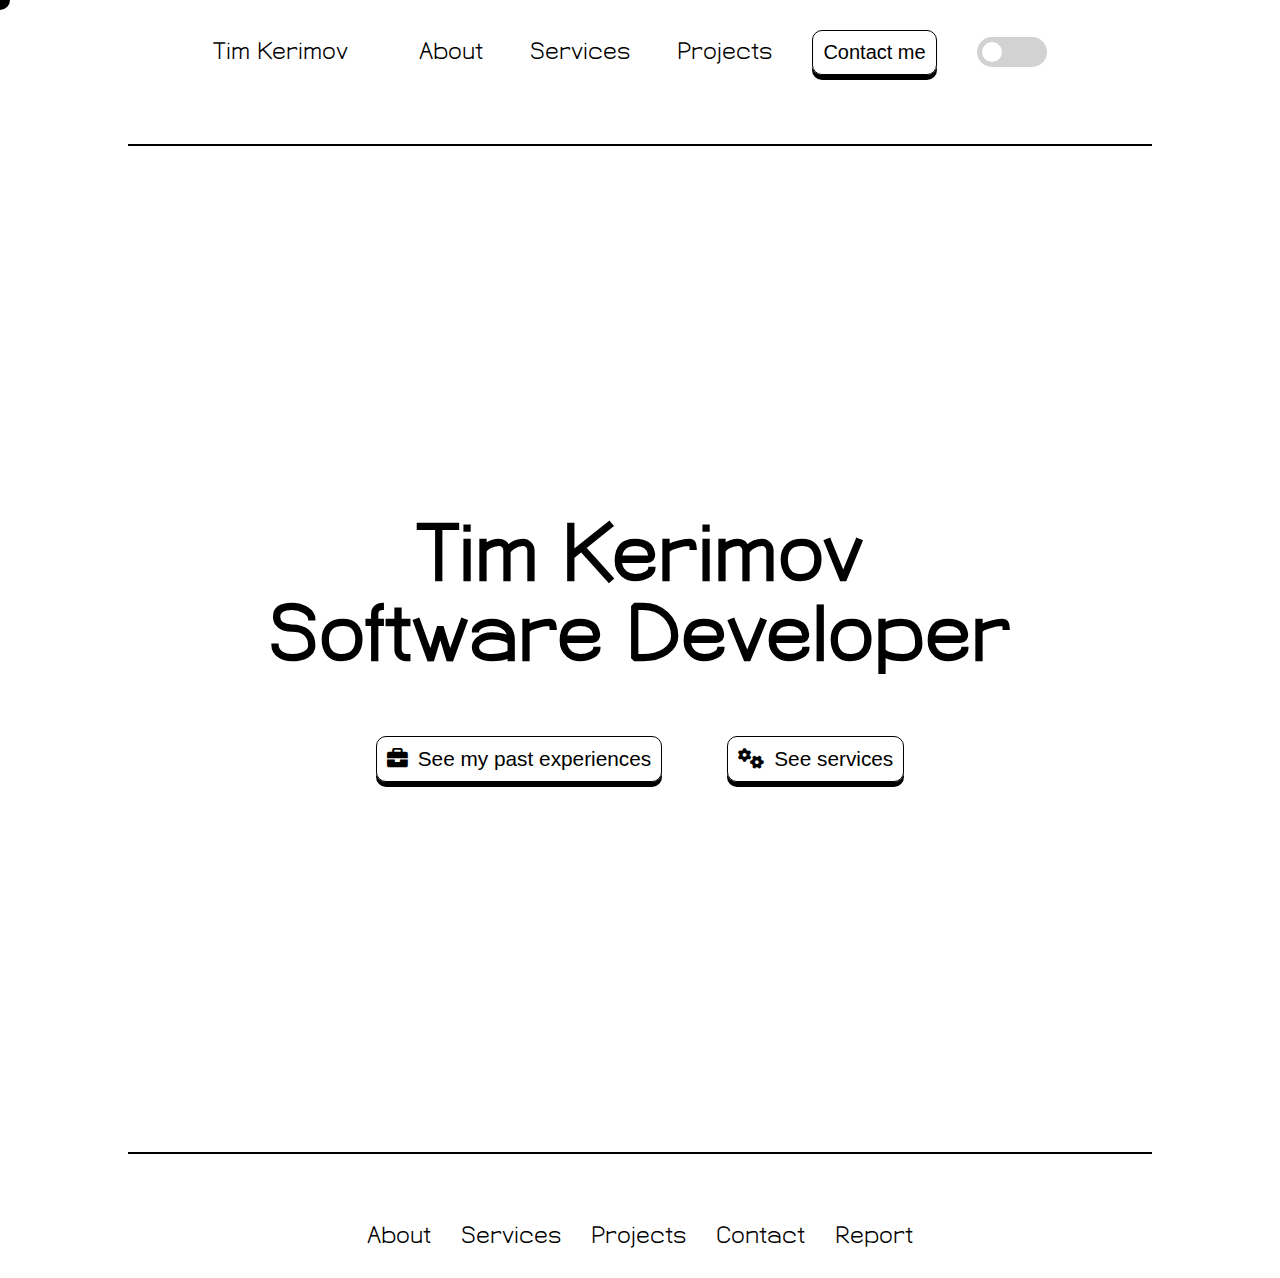
<file: index.html>
<!DOCTYPE html>
<html lang="en">
<head>
    <meta charset="UTF-8">
    <meta name="viewport" content="width=device-width, initial-scale=1.0">
    <link rel="stylesheet" href="https://cdnjs.cloudflare.com/ajax/libs/font-awesome/4.7.0/css/font-awesome.min.css">
    <link rel="stylesheet" href="https://cdnjs.cloudflare.com/ajax/libs/font-awesome/6.0.0-beta3/css/all.min.css">

    <link rel="stylesheet" type="text/css" href="stylesheet/style.css">
    <link rel="stylesheet" href="stylesheet/index.css">

    <link rel="icon" href="images/default profile picture.jpg">

    <title>Tim Kerimov | Personal Portfolio</title>
</head>
<style>
    @font-face {
        font-family: "customFont";
        src: url("sp-butch-lite-font/SpButchLiteMedium-rv229.otf");
    }

    body {
        font-family: "customFont";
    }
</style>
<body class="light-theme">
    <!-- This is the header, which contains a navbar that navigates everything inbetween pages.
    It also changes to a pop-up interactive navbar when browser resizes -->
    <header>
        <a class="name" href="report.html">Tim Kerimov</a>
        <div class="container">
            <div class="hamburger" id="hamburger">
                <div class="line"></div>
                <div class="line"></div>
                <div class="line"></div>
            </div>
            <ul class="navbar" id="navbar">
                <li><a href="about.html">About</a></li>
                <li><a href="services.html">Services</a></li>
                <li><a href="projects.html">Projects</a></li>
                <li class="contact-tab"><a href="contact.html">Contact</a></li>
            </ul>
            <button class="contact-button"><a href="contact.html">Contact me</a></button>
            <div class="background-button">
                <input type="checkbox" id="check">
                <label for="check" class="button"></label>
            </div>
        </div>
    </header>

    <div class="section-divider"></div> <!-- Add this divider below sections -->

    <section id="intro">
        <h1>Tim Kerimov <br> Software Developer</h1>
        <!-- Buttons with icons -->
        <button><a href="projects.html"><i class="fas fa-briefcase"></i> See my past experiences</a></button>
        <button><a href="services.html"><i class="fas fa-cogs"></i> See services</a></button>
    </section>
    
    <div class="section-divider"></div> <!-- Add another divider -->

    <!-- The cursor follows the mouse, resizes, and color contrasts -->
    <div class="cursor"></div>

    <!-- The script.js file plays a major role in the browser's aesthetic and functionality -->
    <script src="script.js"></script>

    <footer>
        <ul class="footer-navbar" id="footer-navbar" style="padding-left: 0">
            <li><a href="about.html">About</a></li>
            <li><a href="services.html">Services</a></li>
            <li><a href="projects.html">Projects</a></li>
            <li class="contact-tab"><a href="contact.html">Contact</a></li>
            <li class="report-tab"><a href="report.html">Report</a></li>
        </ul>
    </footer>    
</body>
</html>
</file>
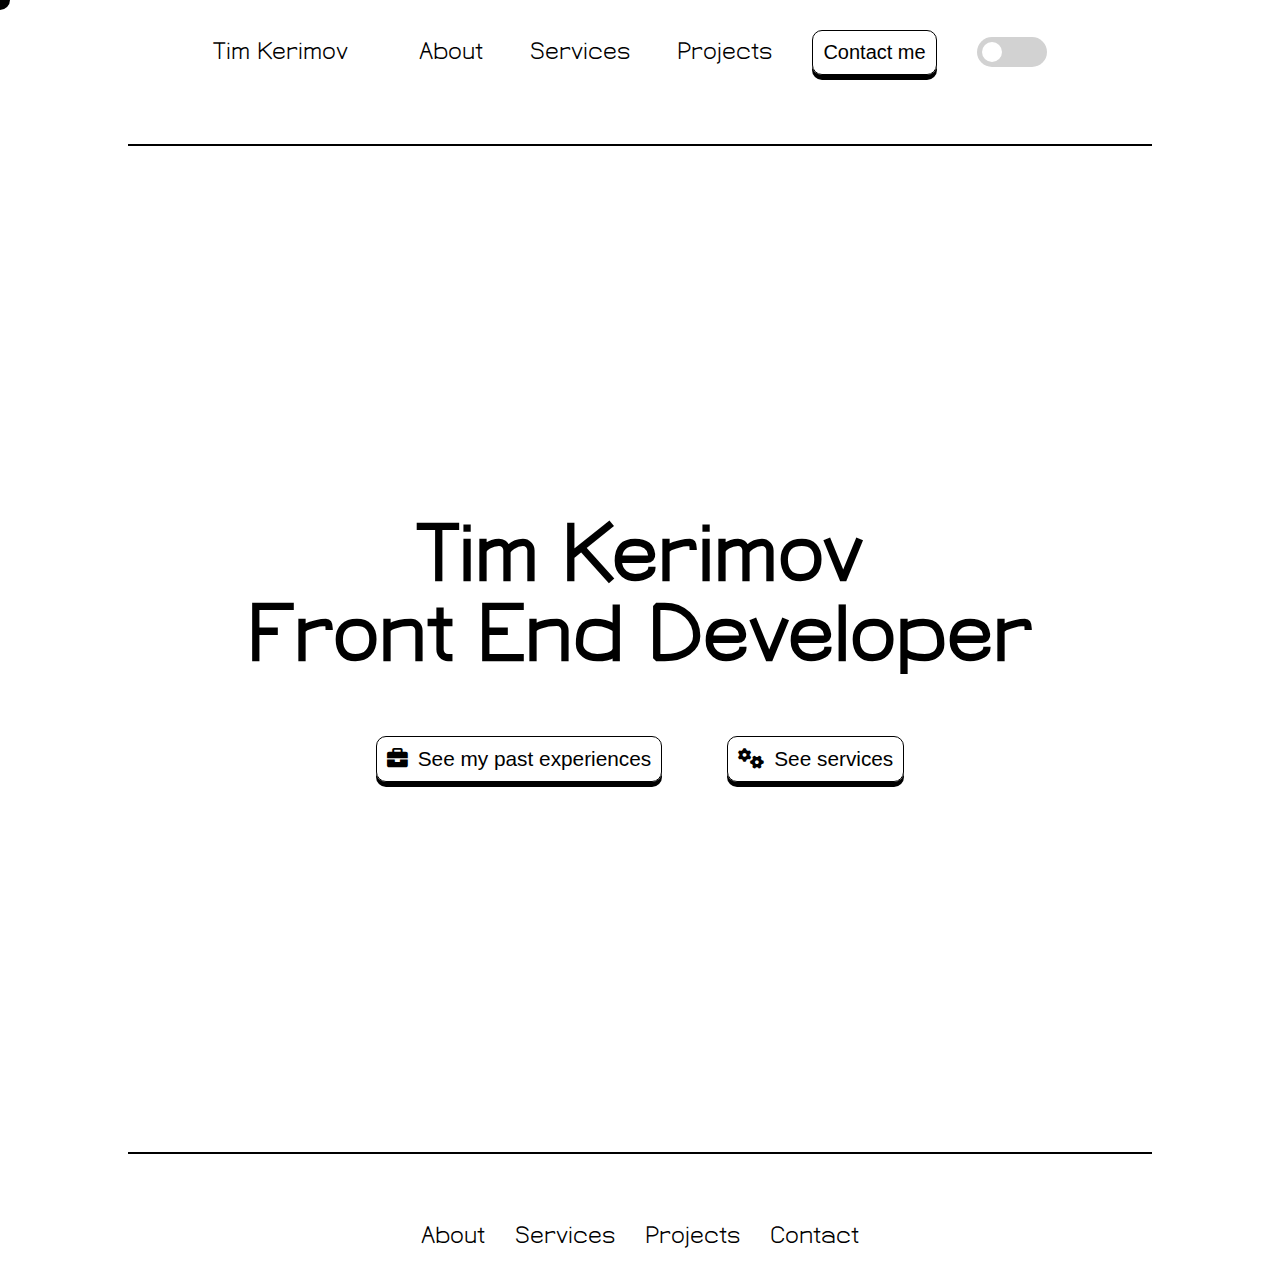
<file: timkerimov-portfolio-main/index.html>
<!DOCTYPE html>
<html lang="en">
<head>
    <meta charset="UTF-8">
    <meta name="viewport" content="width=device-width, initial-scale=1.0">
    <link rel="stylesheet" href="https://cdnjs.cloudflare.com/ajax/libs/font-awesome/4.7.0/css/font-awesome.min.css">
    <link rel="stylesheet" href="https://cdnjs.cloudflare.com/ajax/libs/font-awesome/6.0.0-beta3/css/all.min.css">

    <link rel="stylesheet" type="text/css" href="stylesheet/style.css">
    <link rel="stylesheet" href="stylesheet/index.css">

    <link rel="icon" href="images/default profile picture.jpg">

    <title>Tim Kerimov | Personal Portfolio</title>
</head>
<style>
    @font-face {
        font-family: "customFont";
        src: url("sp-butch-lite-font/SpButchLiteMedium-rv229.otf");
    }

    body {
        font-family: "customFont";
    }
</style>
<body class="light-theme">
    <!-- This is the header, which contains a navbar that navigates everything inbetween pages.
    It also changes to a pop-up interactive navbar when browser resizes -->
    <header>
        <a class="name" href="report.html">Tim Kerimov</a>
        <div class="container">
            <div class="hamburger" id="hamburger">
                <div class="line"></div>
                <div class="line"></div>
                <div class="line"></div>
            </div>
            <ul class="navbar" id="navbar">
                <li><a href="about.html">About</a></li>
                <li><a href="services.html">Services</a></li>
                <li><a href="projects.html">Projects</a></li>
                <li class="contact-tab"><a href="contact.html">Contact</a></li>
            </ul>
            <button class="contact-button"><a href="contact.html">Contact me</a></button>
            <div class="background-button">
                <input type="checkbox" id="check">
                <label for="check" class="button"></label>
            </div>
        </div>
    </header>

    <div class="section-divider"></div> <!-- Add this divider below sections -->

    <section id="intro">
        <h1>Tim Kerimov <br> Front End Developer</h1>
        <!-- Buttons with icons -->
        <button><a href="projects.html"><i class="fas fa-briefcase"></i> See my past experiences</a></button>
        <button><a href="services.html"><i class="fas fa-cogs"></i> See services</a></button>
    </section>
    
    <div class="section-divider"></div> <!-- Add another divider -->

    <!-- The cursor follows the mouse, resizes, and color contrasts -->
    <div class="cursor"></div>

    <!-- The script.js file plays a major role in the browser's aesthetic and functionality -->
    <script src="script.js"></script>

    <footer>
        <ul class="footer-navbar" id="footer-navbar" style="padding-left: 0">
            <li><a href="about.html">About</a></li>
            <li><a href="services.html">Services</a></li>
            <li><a href="projects.html">Projects</a></li>
            <li class="contact-tab"><a href="contact.html">Contact</a></li>
        </ul>
    </footer>    
</body>
</html>
</file>
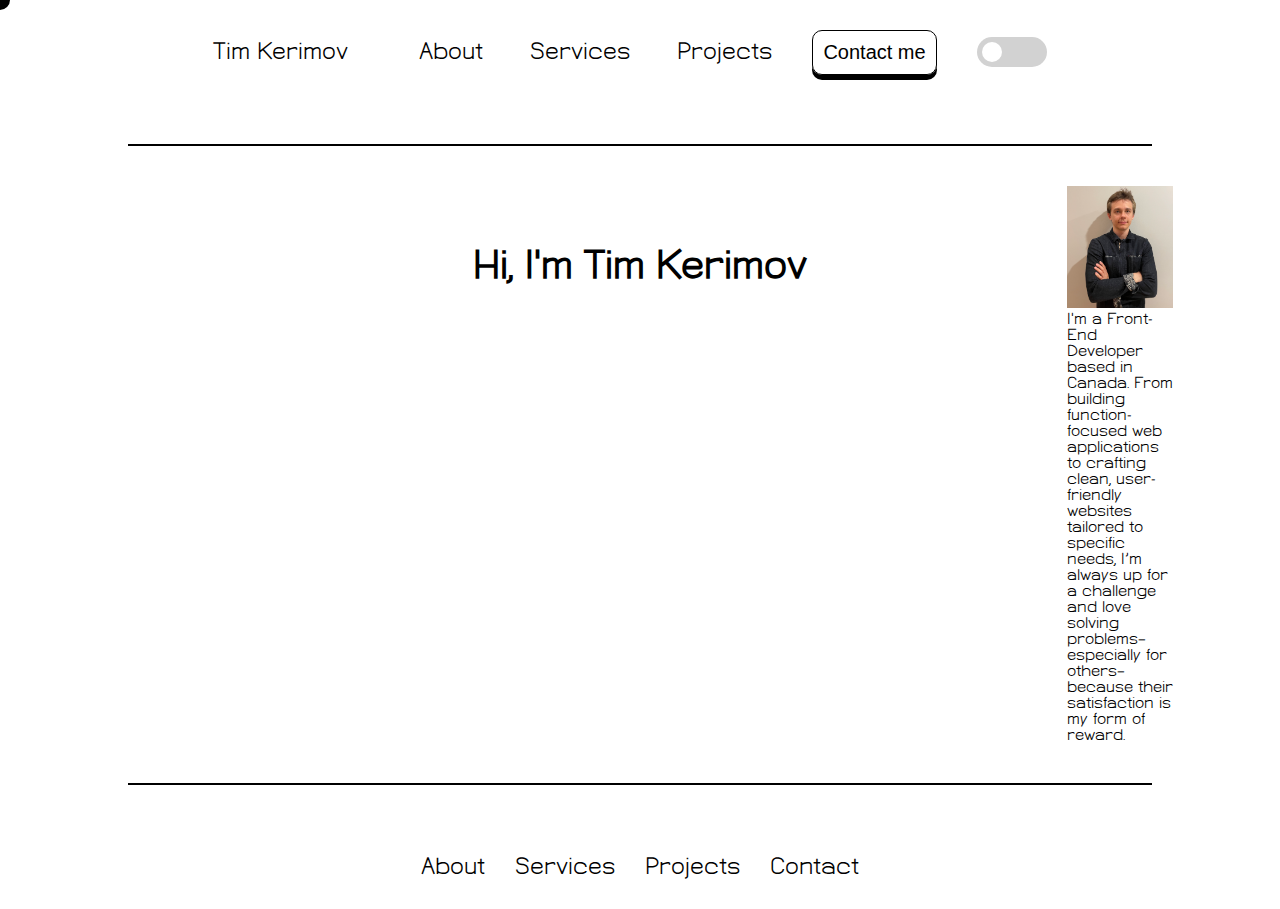
<file: about.html>
<!DOCTYPE html>
<html lang="en">
<head>
    <meta charset="UTF-8">
    <meta name="viewport" content="width=device-width, initial-scale=1.0">
    <link rel="stylesheet" href="https://cdnjs.cloudflare.com/ajax/libs/font-awesome/4.7.0/css/font-awesome.min.css">
    <link rel="stylesheet" href="https://cdnjs.cloudflare.com/ajax/libs/font-awesome/6.0.0-beta3/css/all.min.css">

    <link rel="stylesheet" href="stylesheet/style.css">
    <link rel="stylesheet" href="stylesheet/about.css">

    <link rel="icon" href="images/default profile picture.jpg">

    <title>Tim Kerimov | About</title>
</head>
<style>
    @font-face {
        font-family: "customFont";
        src: url("sp-butch-lite-font/SpButchLiteMedium-rv229.otf");
    }

    body {
        font-family: "customFont";
    }
</style>
<body class="light-theme">
    <!-- This is the header, which contains a navbar that navigates everything inbetween pages.
    It also changes to a pop-up interactive navbar when browser resizes -->
    <header>
        <a class="name" href="index.html">Tim Kerimov</a>
        <div class="container">
            <!-- The hamburger does not appear unless the browser resizes smaller,
            replacing the navbar -->
            <div class="hamburger" id="hamburger">
                <div class="line"></div>
                <div class="line"></div>
                <div class="line"></div>
            </div>
            <!-- The navbar stays appeared unless the browser resizes smaller,
            being replaced by hamburger -->
            <ul class="navbar" id="navbar">
                <li><a href="about.html">About</a></li>
                <li><a href="services.html">Services</a></li>
                <li><a href="projects.html">Projects</a></li>
                <li class="contact-tab"><a href="contact.html">Contact</a></li>
            </ul>
            <button class="contact-button"><a href="contact.html">Contact me</a></button>
            <div class="background-button">
                <input type="checkbox" id="check">
                <label for="check" class="button"></label>
            </div>
        </div>
    </header>

    <!-- The section divider is here for aesthetic reasons -->
    <div class="section-divider"></div>

    <h2>Hi, I'm Tim Kerimov</h2>

    <section class="about">
        <img src="images/portrait picture 1.jpg" alt="default picture">
        <p>
            I'm a Front-End Developer based in Canada. From building function-focused web applications to crafting clean, user-friendly websites tailored to specific needs, I’m always up for a challenge and love solving problems—especially for others—because their satisfaction is my form of reward.
        </p>
    </section>

    <div class="section-divider"></div>

    <!-- The cursor follows the mouse, resizes, and color contrasts -->
    <section class="cursor"></section>

    <!-- The script.js file plays a major role in the browser's aesthetic and functionality -->    
    <script src="script.js"></script>

    <footer>
        <ul class="footer-navbar" id="footer-navbar" style="padding-left: 0">
            <li><a href="about.html">About</a></li>
            <li><a href="services.html">Services</a></li>
            <li><a href="projects.html">Projects</a></li>
            <li class="contact-tab"><a href="contact.html">Contact</a></li>
        </ul>
    </footer>      
</body>
</html>
</file>
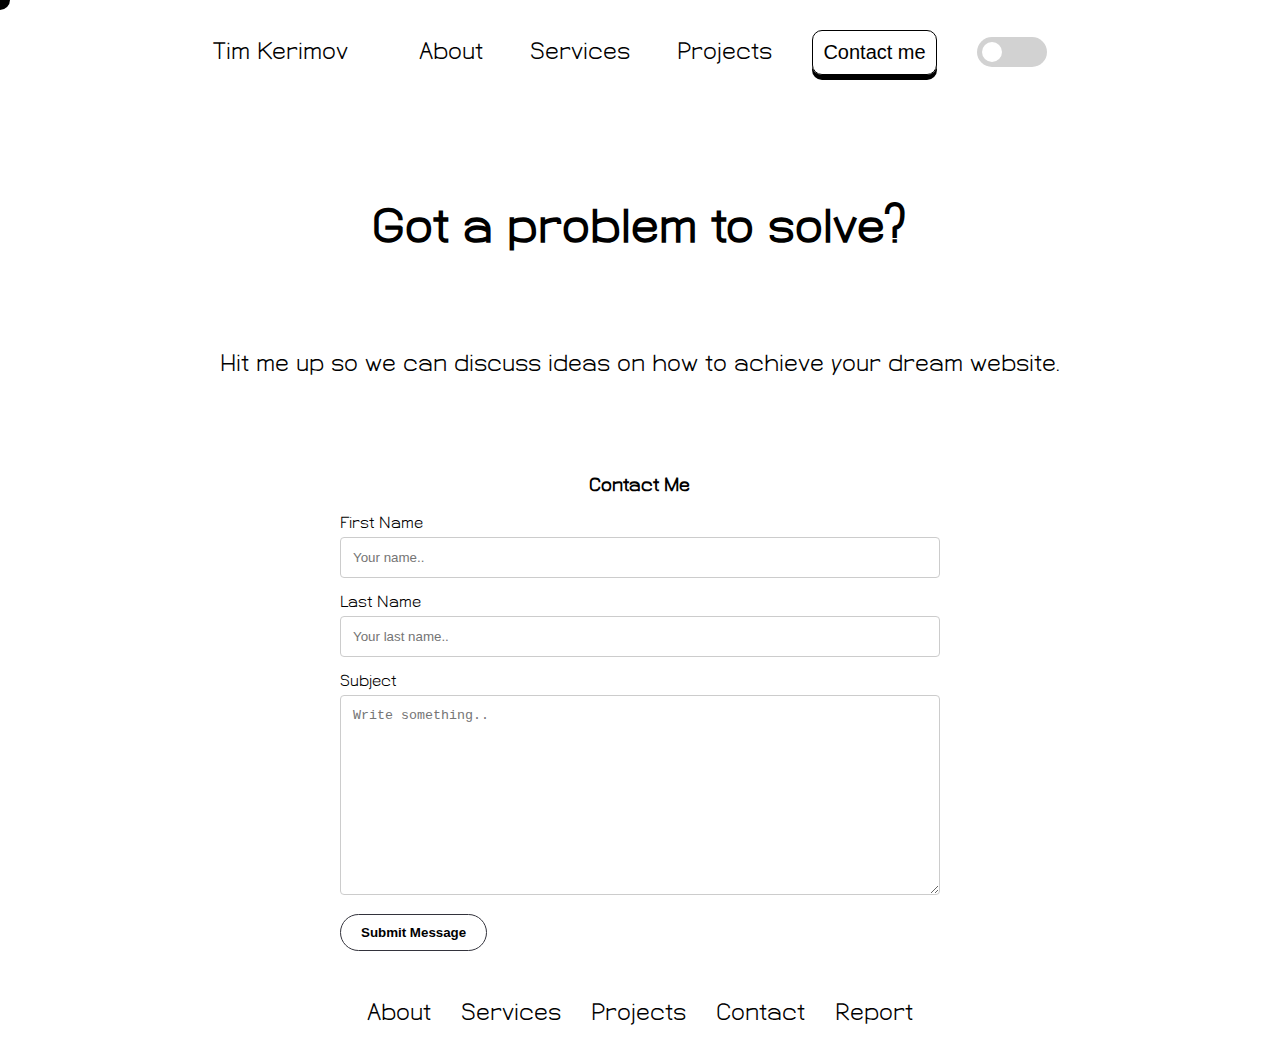
<file: contact.html>
<!DOCTYPE html>
<html lang="en">
<head>
    <meta charset="UTF-8">
    <meta name="viewport" content="width=device-width, initial-scale=1.0">
    
    <link rel="stylesheet" href="https://cdnjs.cloudflare.com/ajax/libs/font-awesome/4.7.0/css/font-awesome.min.css">
    <link rel="stylesheet" href="https://cdnjs.cloudflare.com/ajax/libs/font-awesome/6.0.0-beta3/css/all.min.css">
    
    <link rel="stylesheet" type="text/css" href="stylesheet/style.css">
    <link rel="stylesheet" href="stylesheet/contact.css">
    
    <link rel="icon" href="images/default profile picture.jpg">
    
    <title>Tim Kerimov | Contact</title>
</head>
<style>
    @font-face {
        font-family: "customFont";
        src: url("sp-butch-lite-font/SpButchLiteMedium-rv229.otf");
    }

    body {
        font-family: "customFont";
    }
</style>
<body class="light-theme">
    <!-- Header with Navbar -->
    <header>
        <a class="name" href="index.html">Tim Kerimov</a>
        <div class="container">
            <div class="hamburger" id="hamburger">
                <div class="line"></div>
                <div class="line"></div>
                <div class="line"></div>
            </div>
            <ul class="navbar" id="navbar">
                <li><a href="about.html">About</a></li>
                <li><a href="services.html">Services</a></li>
                <li><a href="projects.html">Projects</a></li>
                <li class="contact-tab"><a href="contact.html">Contact</a></li>
            </ul>
            <button class="contact-button"><a href="contact.html">Contact me</a></button>
            <div class="background-button">
                <input type="checkbox" id="check">
                <label for="check" class="button"></label>
            </div>
        </div>
    </header>

    <!-- Contact Section -->
    <h2>Got a problem to solve?</h2>
    <p>Hit me up so we can discuss ideas on how to achieve your dream website.</p>

    <h3 style="text-align: center;">Contact Me</h3>
    <div class="contact-form">
        <form action="">
            <label for="fname">First Name</label>
            <input type="text" id="fname" name="firstname" placeholder="Your name..">
      
            <label for="lname">Last Name</label>
            <input type="text" id="lname" name="lastname" placeholder="Your last name..">
      
            <label for="subject">Subject</label>
            <textarea id="subject" name="subject" placeholder="Write something.." style="height:200px"></textarea>
      
            <button id="submit" class="animateFromLeft">Submit Message</button>
        </form>
    </div>

    <!-- The cursor follows the mouse, resizes, and color contrasts -->
    <div class="cursor"></div>

    <!-- The script.js file plays a major role in the browser's aesthetic and functionality -->
    <script src="script.js"></script>

    <!-- Footer -->
    <footer>
        <ul class="footer-navbar" id="footer-navbar" style="padding-left: 0">
            <li><a href="about.html">About</a></li>
            <li><a href="services.html">Services</a></li>
            <li><a href="projects.html">Projects</a></li>
            <li class="contact-tab"><a href="contact.html">Contact</a></li>
            <li class="report-tab"><a href="report.html">Report</a></li>
        </ul>
    </footer>   
</body>
</html>
</file>
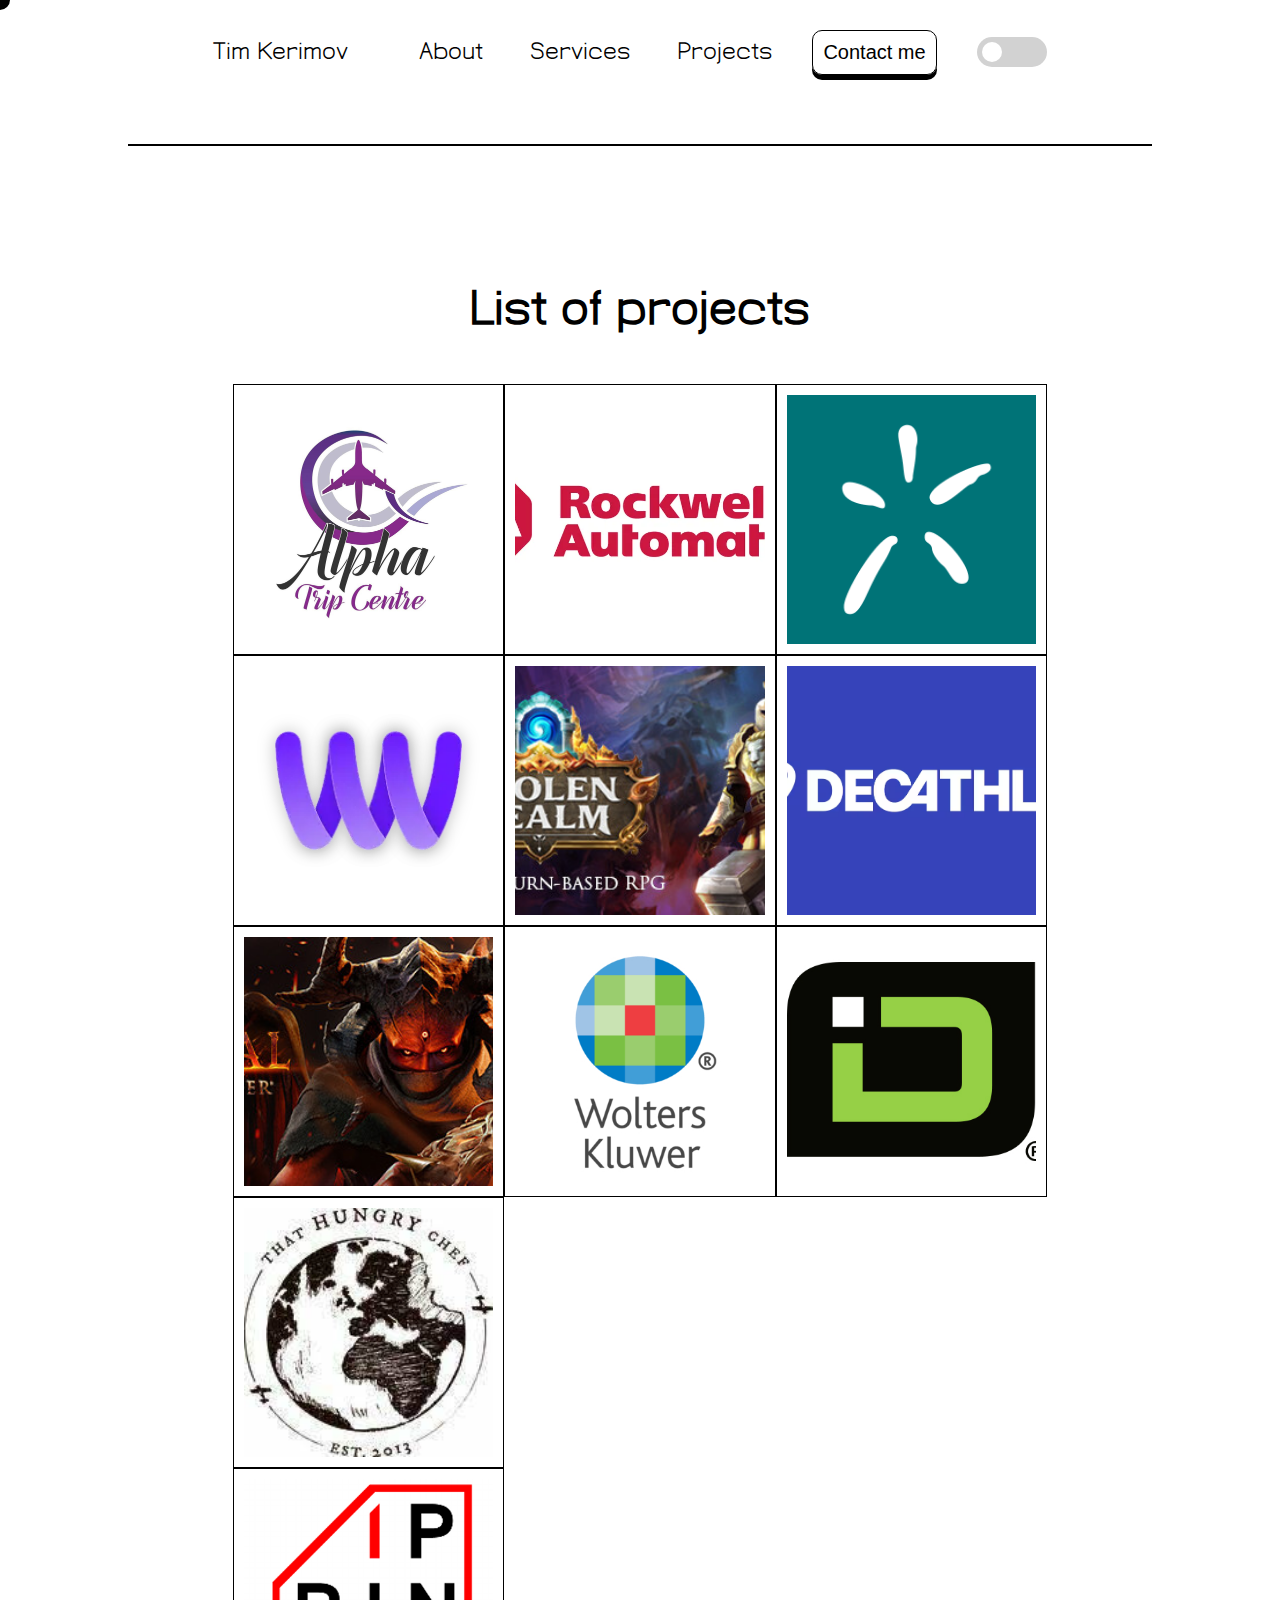
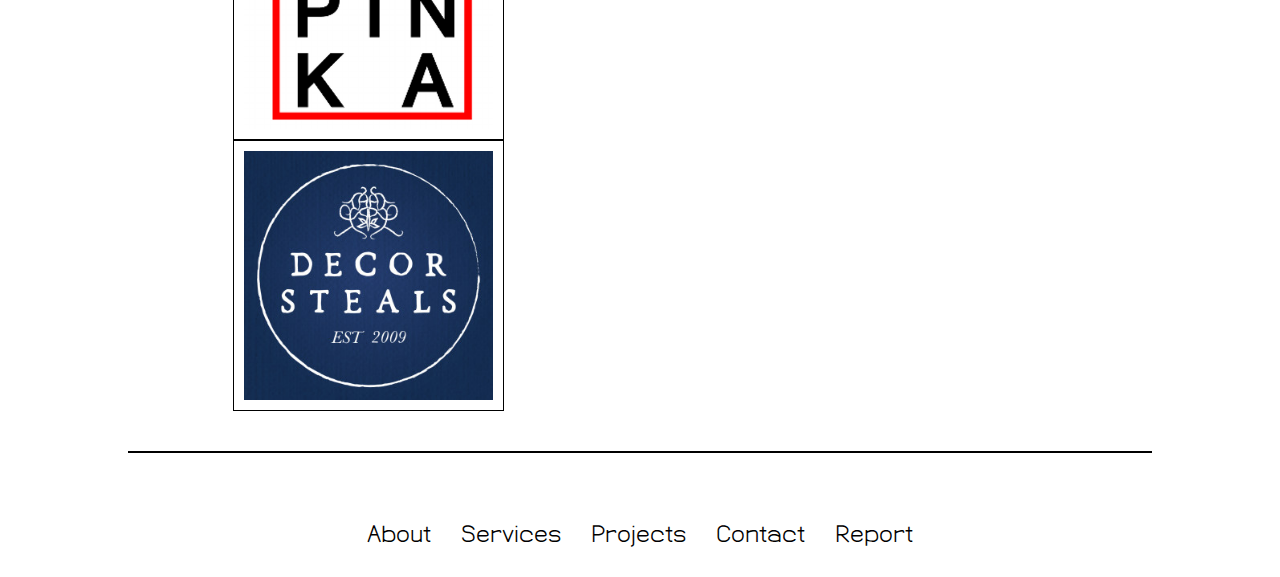
<file: projects.html>
<!DOCTYPE html>
<html lang="en">
<head>
    <meta charset="UTF-8">
    <meta name="viewport" content="width=device-width, initial-scale=1.0">

    <link rel="stylesheet" href="https://cdnjs.cloudflare.com/ajax/libs/font-awesome/4.7.0/css/font-awesome.min.css">
    <link rel="stylesheet" href="https://cdnjs.cloudflare.com/ajax/libs/font-awesome/6.0.0-beta3/css/all.min.css">
    
    <link rel="stylesheet" type="text/css" href="stylesheet/style.css">
    <link rel="stylesheet" href="stylesheet/projects.css">
    
    <link rel="icon" href="images/default profile picture.jpg">
    
    <title>Tim Kerimov | Projects</title>
</head>
<style>
    @font-face {
        font-family: "customFont";
        src: url("sp-butch-lite-font/SpButchLiteMedium-rv229.otf");
    }

    body {
        font-family: "customFont";
    }
</style>
<body class="light-theme">
    <!-- Header with Navbar -->
    <header>
        <a class="name" href="index.html">Tim Kerimov</a>
        <div class="container">
            <div class="hamburger" id="hamburger">
                <div class="line"></div>
                <div class="line"></div>
                <div class="line"></div>
            </div>
            <ul class="navbar" id="navbar">
                <li><a href="about.html">About</a></li>
                <li><a href="services.html">Services</a></li>
                <li><a href="projects.html">Projects</a></li>
                <li class="contact-tab"><a href="contact.html">Contact</a></li>
            </ul>
            <button class="contact-button"><a href="contact.html">Contact me</a></button>
            <div class="background-button">
                <input type="checkbox" id="check">
                <label for="check" class="button"></label>
            </div>
        </div>
    </header>

    <!-- Section Divider -->
    <div class="section-divider"></div>

    <!-- Projects List -->
    <h2>List of projects</h2>
    <div class="project-list">
        <div class="column">
            <a href="alpha-trip-centre-main/index.html">
                <section class="projects">
                    <div class="project-text">
                        <h3>Alpha Trip Centre</h3>
                        <p>March 2024</p>
                    </div>
                    <img src="alpha-trip-centre-main/images/B6AAF465-0FE8-4C66-B332-980475DABBCB.JPG" alt="Alpha Trip Centre Project">
                </section>
            </a>
            <a href="https://weatherworks.lokkeestudios.com/">
                <section class="projects">
                    <div class="project-text">
                        <h3>Weatherworks</h3>
                        <p>September 2025</p>
                    </div>
                    <img src="images/weatherworks.jpg" alt="Weatherworks Project">
                </section>
            </a>
            <a href="https://store.steampowered.com/app/1061910/Metal_Hellsinger/?curator_clanid=39750107">
                <section class="projects">
                    <div class="project-text">
                        <h3>Metal Hellsinger</h3>
                        <p>January 2026</p>
                    </div>
                    <img src="images/metal hellsinger.jpg" alt="Metal Hellsinger Project">
                </section>
            </a>
        </div>
        <div class="column">
            <a href="https://www.rockwellautomation.com/en-us.html">
                <section class="projects">
                    <div class="project-text">
                        <h3>Rockwell Automation</h3>
                        <p>June 2027</p>
                    </div>
                    <img src="images/rockwell automation.jpeg" alt="Rockwell Automation Project">
                </section>
            </a>
            <a href="https://store.steampowered.com/app/1330000/Stolen_Realm/?curator_clanid=39750107">
                <section class="projects">
                    <div class="project-text">
                        <h3>Stolen Realm</h3>
                        <p>November 2028</p>
                    </div>
                    <img src="images/stolen realm.jpg" alt="Stolen Realm Project">
                </section>
            </a>
            <a href="https://www.wolterskluwer.com/en">
                <section class="projects">
                    <div class="project-text">
                        <h3>Wolters Kluwer</h3>
                        <p>February 2029</p>
                    </div>
                    <img src="images/wolters kluwer.jpeg" alt="Wolters Kluwer Project">
                </section>
            </a>
        </div>
        <div class="column">
            <a href="https://www.photobox.co.uk/">
                <section class="projects">
                    <div class="project-text">
                        <h3>Photobox</h3>
                        <p>July 2030</p>
                    </div>
                    <img src="images/photobox.png" alt="Photobox Project">
                </section>
            </a>
            <a href="https://www.decathlon.fr/">
                <section class="projects">
                    <div class="project-text">
                        <h3>Decathlon</h3>
                        <p>December 2031</p>
                    </div>
                    <img src="images/decathlon.jpeg" alt="Decathlon Project">
                </section>
            </a>
            <a href="https://www.idstronghold.com/">
                <section class="projects">
                    <div class="project-text">
                        <h3>ID Stronghold</h3>
                        <p>May 2032</p>
                    </div>
                    <img src="images/idstronghold.jpg" alt="ID Stronghold Project">
                </section>
            </a>
        </div>
        <div class="column">
            <a href="https://www.thathungrychef.com/">
                <section class="projects">
                    <div class="project-text">
                        <h3>That Hungry Chef</h3>
                        <p>October 2033</p>
                    </div>
                    <img src="images/that hungry chef.jpeg" alt="That Hungry Chef Project">
                </section>
            </a>
            <a href="https://www.ippinka.com/">
                <section class="projects">
                    <div class="project-text">
                        <h3>Ippinka</h3>
                        <p>April 2034</p>
                    </div>
                    <img src="images/ippinka.png" alt="Ippinka Project">
                </section>
            </a>
            <a href="https://www.decorsteals.com/">
                <section class="projects">
                    <div class="project-text">
                        <h3>Decor Steals</h3>
                        <p>August 2024</p>
                    </div>
                    <img src="images/decor steals.jpg" alt="Decor Steals Project">
                </section>
            </a>
        </div>
    </div>

    <!-- Section Divider -->
    <div class="section-divider"></div>

    <!-- The cursor follows the mouse, resizes, and color contrasts -->
    <div class="cursor"></div>

    <!-- The script.js file plays a major role in the browser's aesthetic and functionality -->
    <script src="script.js"></script>

    <!-- Footer -->
    <footer>
        <ul class="footer-navbar" id="footer-navbar" style="padding-left: 0">
            <li><a href="about.html">About</a></li>
            <li><a href="services.html">Services</a></li>
            <li><a href="projects.html">Projects</a></li>
            <li class="contact-tab"><a href="contact.html">Contact</a></li>
            <li class="report-tab"><a href="report.html">Report</a></li>
        </ul>
    </footer>      
</body>
</html>
</file>
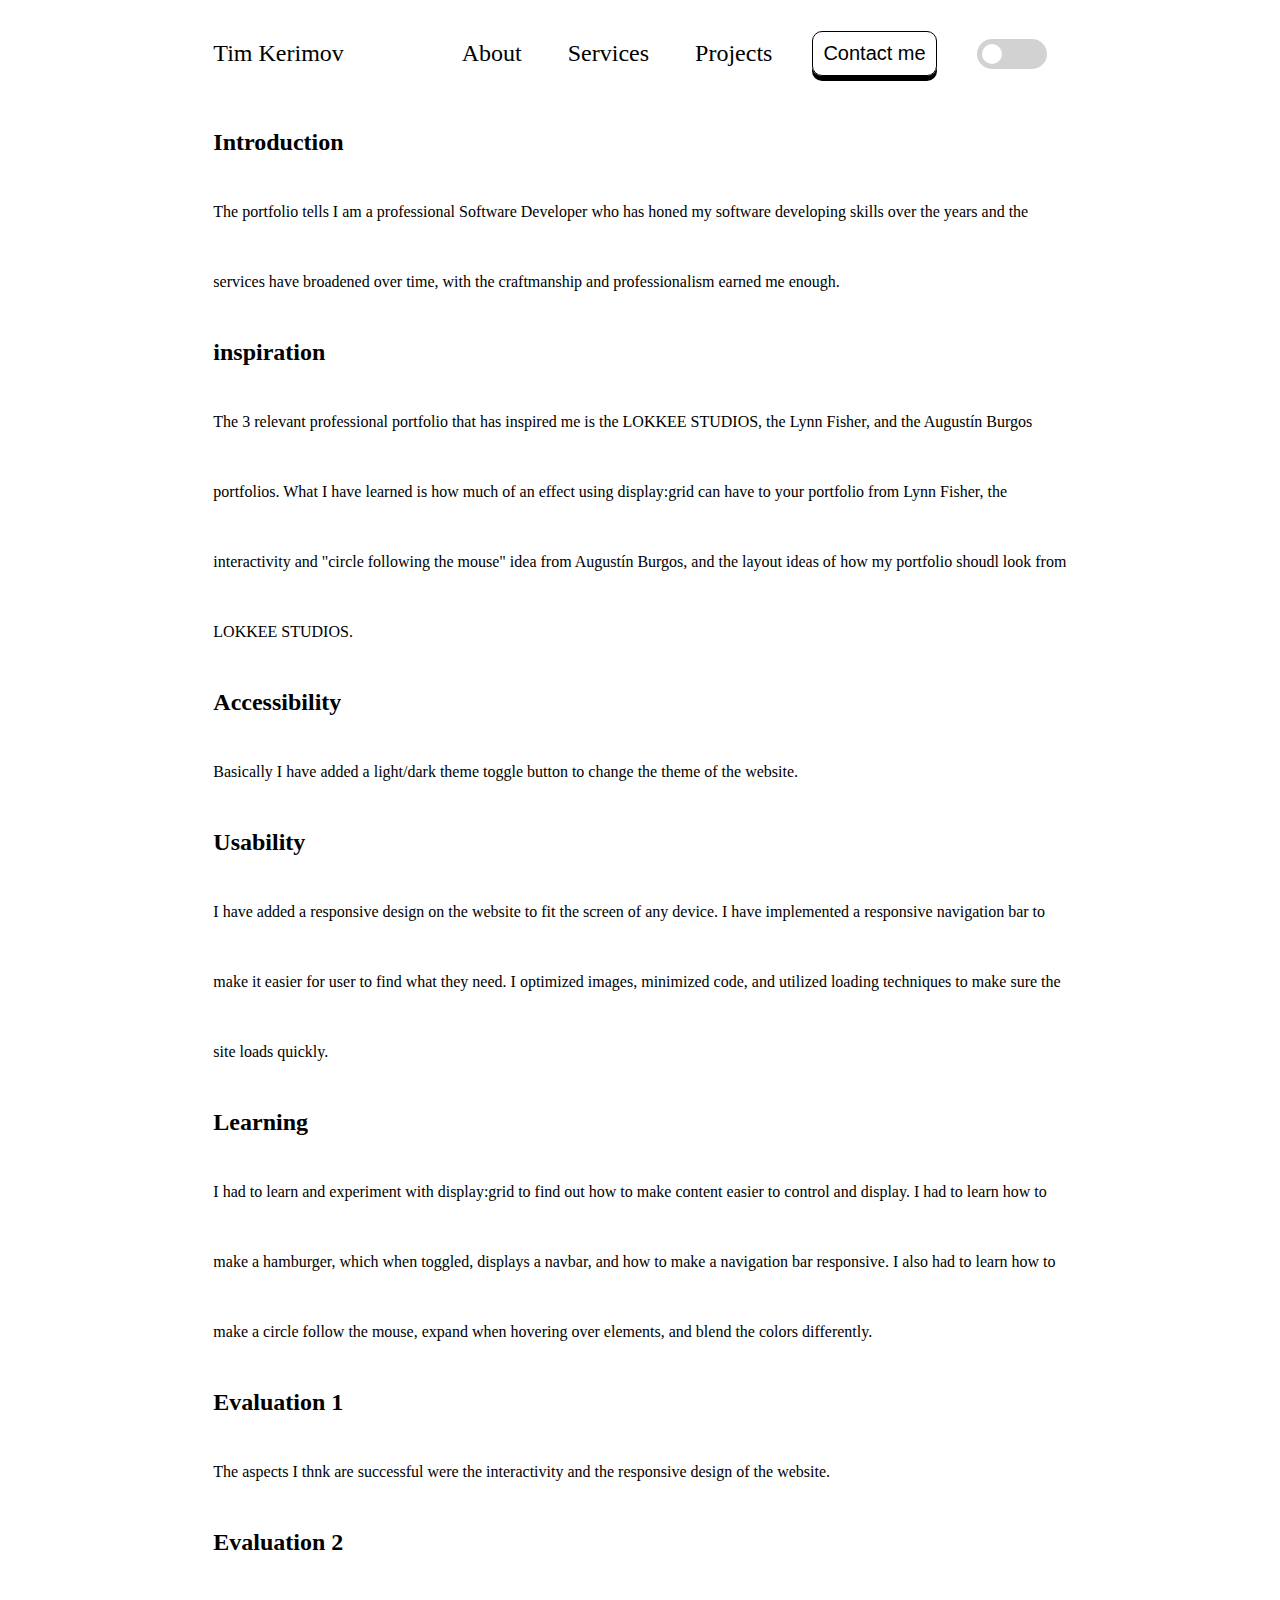
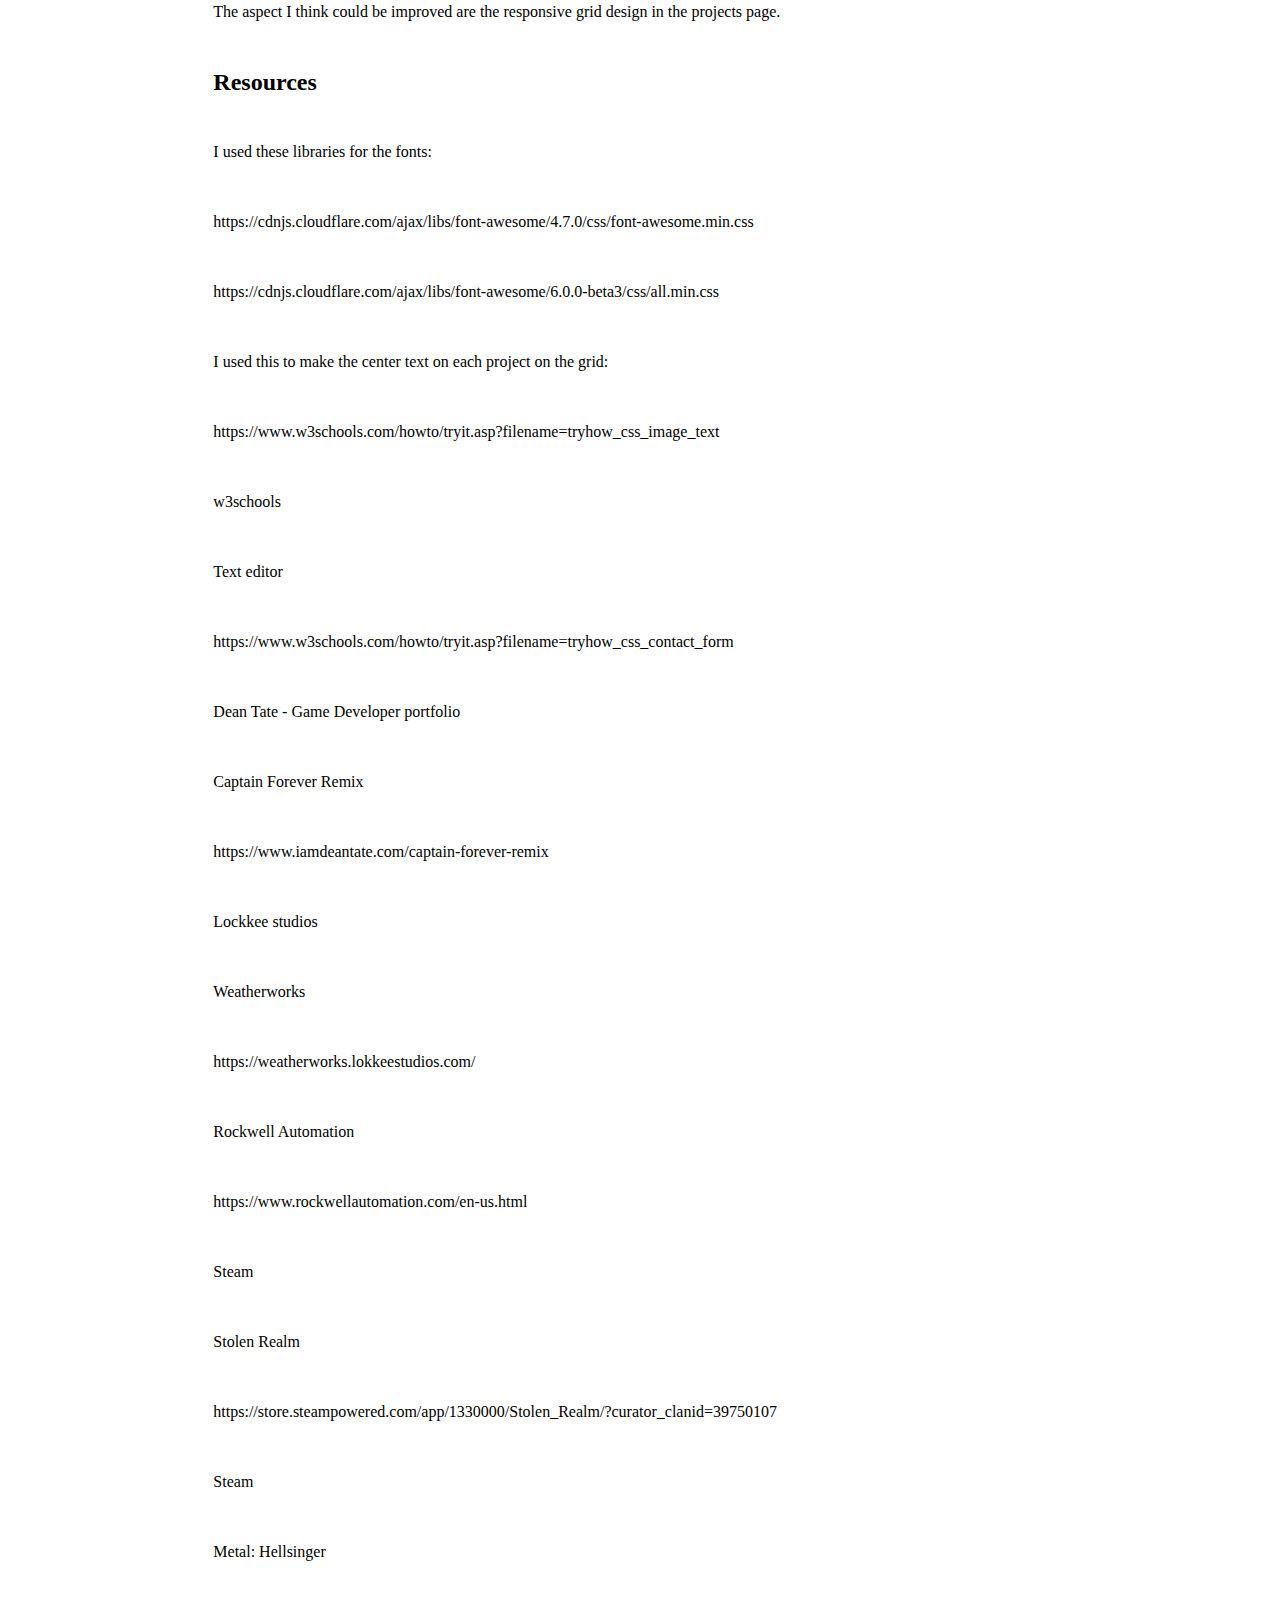
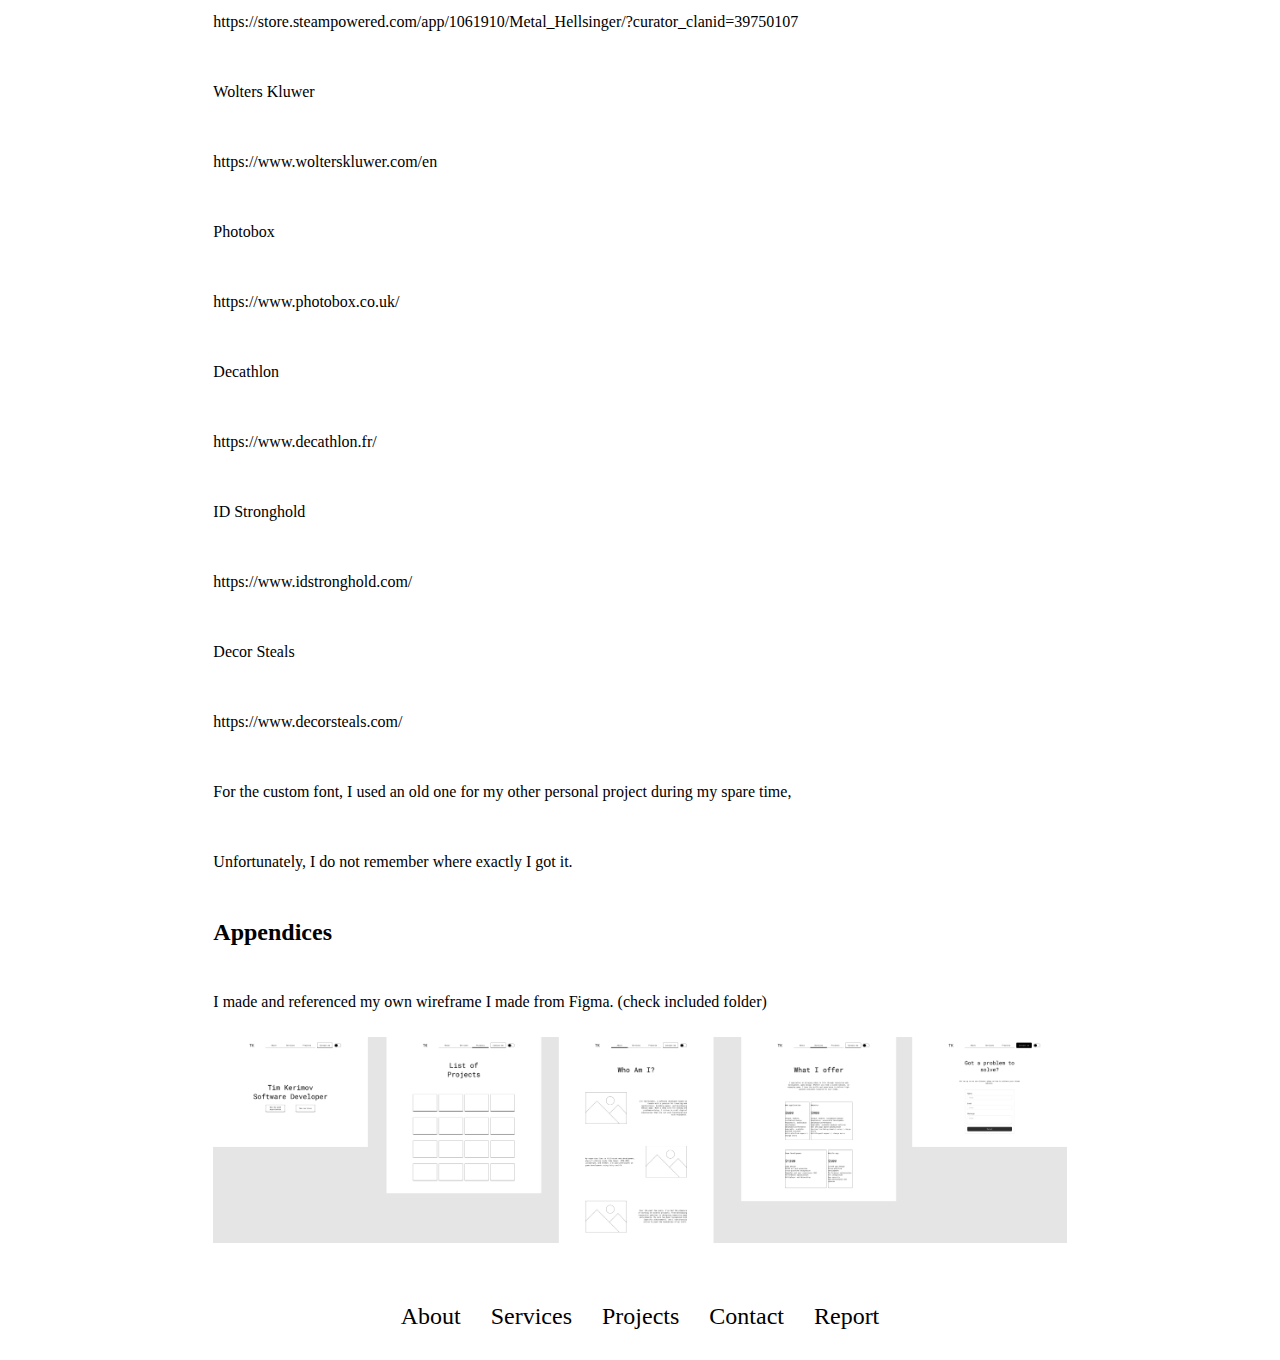
<file: report.html>
<!DOCTYPE html>
<html lang="en">
<head>
    <meta charset="UTF-8">
    <meta name="viewport" content="width=device-width, initial-scale=1.0">
    <link rel="stylesheet" href="https://cdnjs.cloudflare.com/ajax/libs/font-awesome/4.7.0/css/font-awesome.min.css">
    <link rel="stylesheet" href="https://cdnjs.cloudflare.com/ajax/libs/font-awesome/6.0.0-beta3/css/all.min.css">

    <link rel="stylesheet" href="stylesheet/style.css">
    <link rel="stylesheet" href="stylesheet/report.css">

    <link rel="icon" href="images/default profile picture.jpg">

    <title>Tim Kerimov | Report</title>
</head>
<body>
    <!-- This is the header, which navigates everything inbetween pages.
    It also changes to a pop-up interactive navbar when browser resizes -->
    <header>
        <a class="name" href="index.html">Tim Kerimov</a>
        <div class="container">
            <div class="hamburger" id="hamburger">
                <div class="line"></div>
                <div class="line"></div>
                <div class="line"></div>
            </div>
            <ul class="navbar" id="navbar">
                <li><a href="about.html">About</a></li>
                <li><a href="services.html">Services</a></li>
                <li><a href="projects.html">Projects</a></li>
                <li class="contact-tab"><a href="contact.html">Contact</a></li>
            </ul>
            <button class="contact-button"><a href="contact.html">Contact me</a></button>
            <div class="background-button">
                <input type="checkbox" id="check">
                <label for="check" class="button"></label>
            </div>
        </div>
    </header>
    <!-- Each section grouped up into sections and in each section explained
    in each topic. -->
    <section class="report">
        <h2>Introduction</h2>
        <p>
            The portfolio tells I am a professional Software Developer who 
            has honed my software developing skills over the years and the services have
            broadened over time, with the craftmanship and professionalism earned me enough.
        </p>
    </section>
    <section class="report">
        <h2>inspiration</h2>
        <p>
            The 3 relevant professional portfolio that has inspired me is
            the LOKKEE STUDIOS, the Lynn Fisher, and the Augustín Burgos portfolios.
            What I have learned is how much of an effect using display:grid can have
            to your portfolio from Lynn Fisher, the interactivity and "circle following the mouse"
            idea from Augustín Burgos, and the layout ideas of how my portfolio shoudl look from 
            LOKKEE STUDIOS.
        </p>
    </section>
    <section class="report">
        <h2>Accessibility</h2>
        <p>
            Basically I have added a light/dark theme toggle button to change the theme of the
            website. 
        </p>
    </section>
    <section class="report">
        <h2>Usability</h2>
        <p>
            I have added a responsive design on the website to fit the screen of any device.
            I have implemented a responsive navigation bar to make it easier for user to find what they need.
            I optimized images, minimized code, and utilized loading techniques to make sure the site loads quickly.
        </p>
    </section>
    <section class="report">
        <h2>Learning</h2>
        <p>
            I had to learn and experiment with display:grid to find out how to make content
            easier to control and display.
            I had to learn how to make a hamburger, which when toggled, displays a navbar, 
            and how to make a navigation bar responsive.
            I also had to learn how to make a circle follow the mouse, expand when hovering over elements,
            and blend the colors differently.
        </p>
    </section>
    <section class="report">
        <h2>Evaluation 1</h2>
        <p>
            The aspects I thnk are successful were the interactivity and the responsive design
            of the website.
        </p>
    </section>
    <section class="report">
        <h2>Evaluation 2</h2>
        <p>
            The aspect I think could be improved are the responsive grid design
            in the projects page.
        </p>
    </section>
    <!-- Here are a list of resources I used for the project. -->
    <section class="report">
        <h2>Resources</h2>
        <p>
            I used these libraries for the fonts:<br>
            https://cdnjs.cloudflare.com/ajax/libs/font-awesome/4.7.0/css/font-awesome.min.css<br>
            https://cdnjs.cloudflare.com/ajax/libs/font-awesome/6.0.0-beta3/css/all.min.css<br>
    
            I used this to make the center text on each project on the grid:<br>
            https://www.w3schools.com/howto/tryit.asp?filename=tryhow_css_image_text<br>
    
            w3schools<br>
            Text editor<br>
            https://www.w3schools.com/howto/tryit.asp?filename=tryhow_css_contact_form<br>
    
            
            Dean Tate - Game Developer portfolio<br>
            Captain Forever Remix<br>
            https://www.iamdeantate.com/captain-forever-remix<br>
    
            Lockkee studios<br>
            Weatherworks<br>
            https://weatherworks.lokkeestudios.com/<br>
    
            Rockwell Automation<br>
            https://www.rockwellautomation.com/en-us.html<br>
    
            Steam<br>
            Stolen Realm<br>
            https://store.steampowered.com/app/1330000/Stolen_Realm/?curator_clanid=39750107<br>
    
            Steam<br>
            Metal: Hellsinger<br>
            https://store.steampowered.com/app/1061910/Metal_Hellsinger/?curator_clanid=39750107<br>
    
            Wolters Kluwer<br>
            https://www.wolterskluwer.com/en<br>
    
            Photobox<br>
            https://www.photobox.co.uk/<br>
    
            Decathlon<br>
            https://www.decathlon.fr/<br>
    
            ID Stronghold<br>
            https://www.idstronghold.com/<br>
    
            Decor Steals <br>
            https://www.decorsteals.com/<br>

            For the custom font, I used an old one for my other personal project during my spare time, <br>
            Unfortunately, I do not remember where exactly I got it.
        </p>
    </section>
    <section class="report">
        <h2>Appendices</h2>
        <p>
            I made and referenced my own wireframe I made from Figma. (check included folder)
        </p>
        <img src="Portfolio wireframe copy/Sanity Sketching Kit (Community).jpg" alt="">
    </section>

    <script src="script.js"></script>

    <footer>
        <ul class="footer-navbar" id="footer-navbar" style="padding-left: 0">
            <li><a href="about.html">About</a></li>
            <li><a href="services.html">Services</a></li>
            <li><a href="projects.html">Projects</a></li>
            <li class="contact-tab"><a href="contact.html">Contact</a></li>
            <li class="report-tab"><a href="report.html">Report</a></li>
        </ul>
    </footer>       
</body>
</html>
</file>
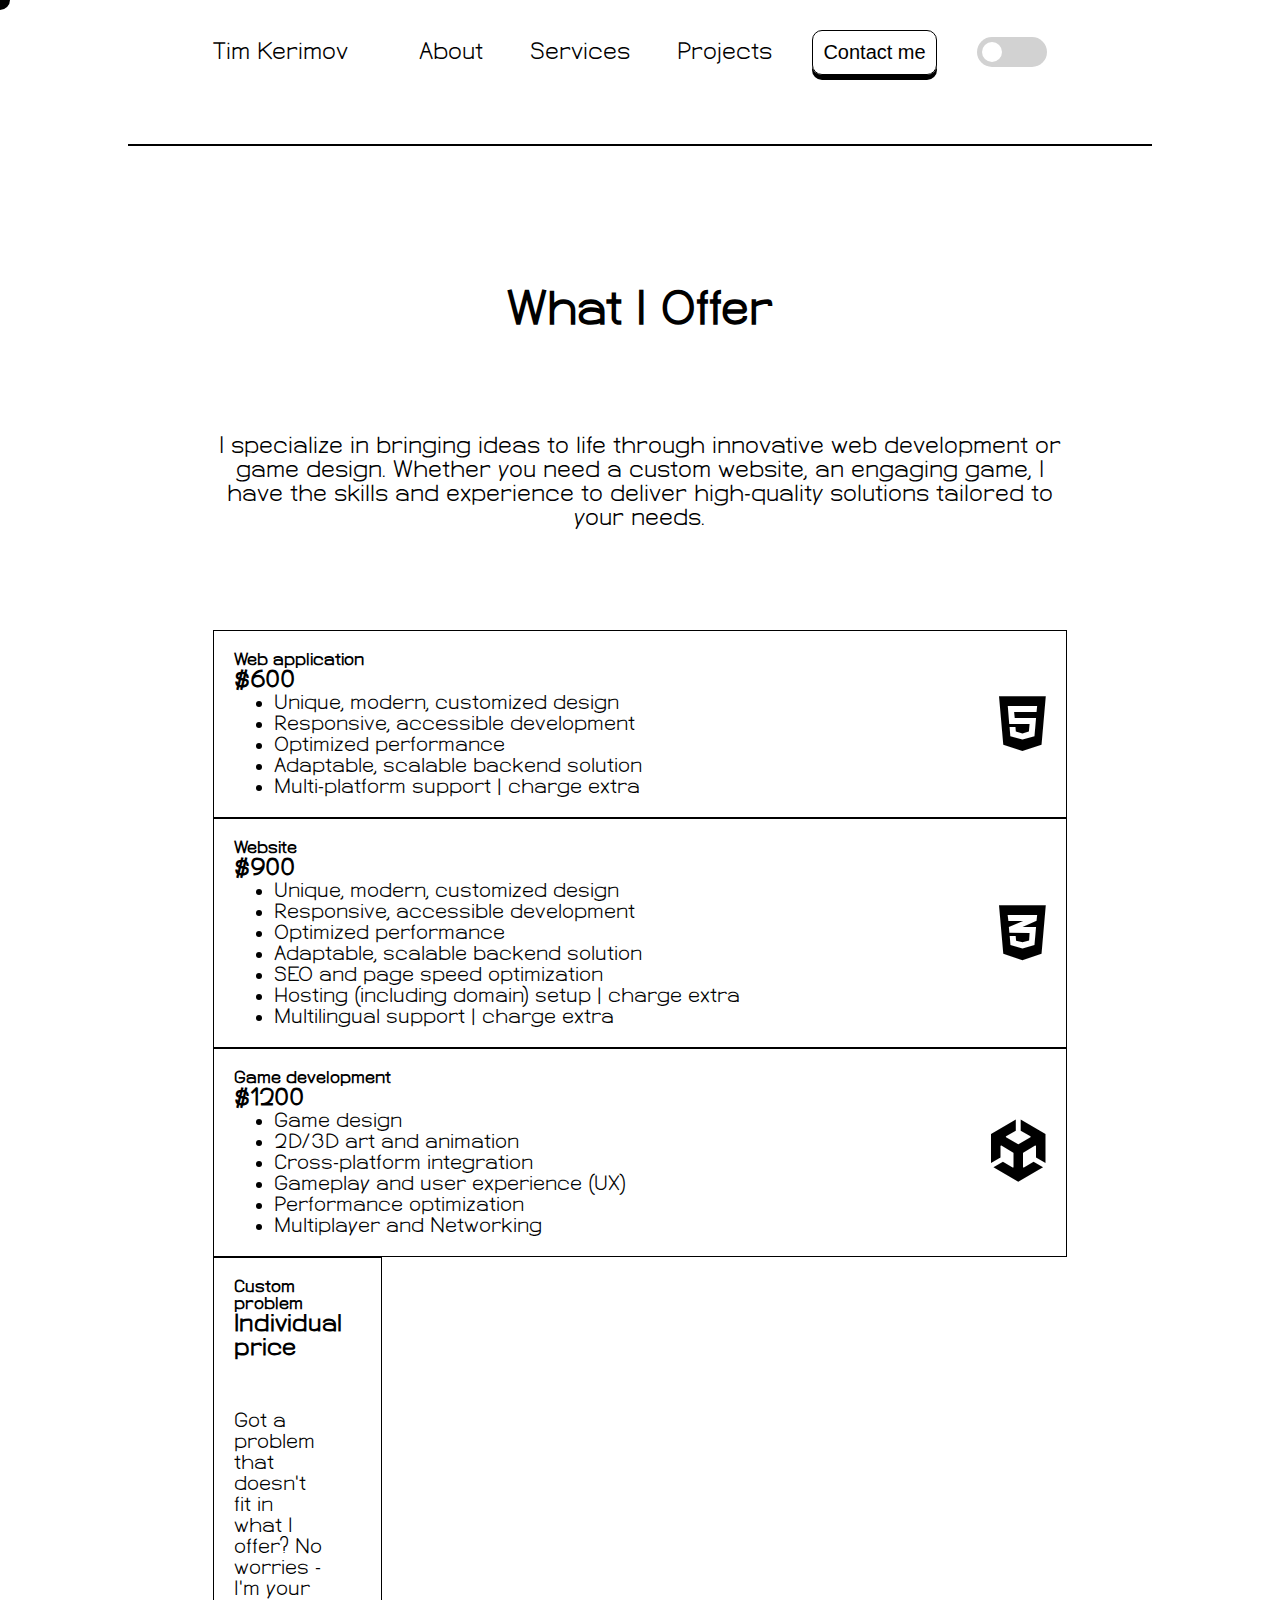
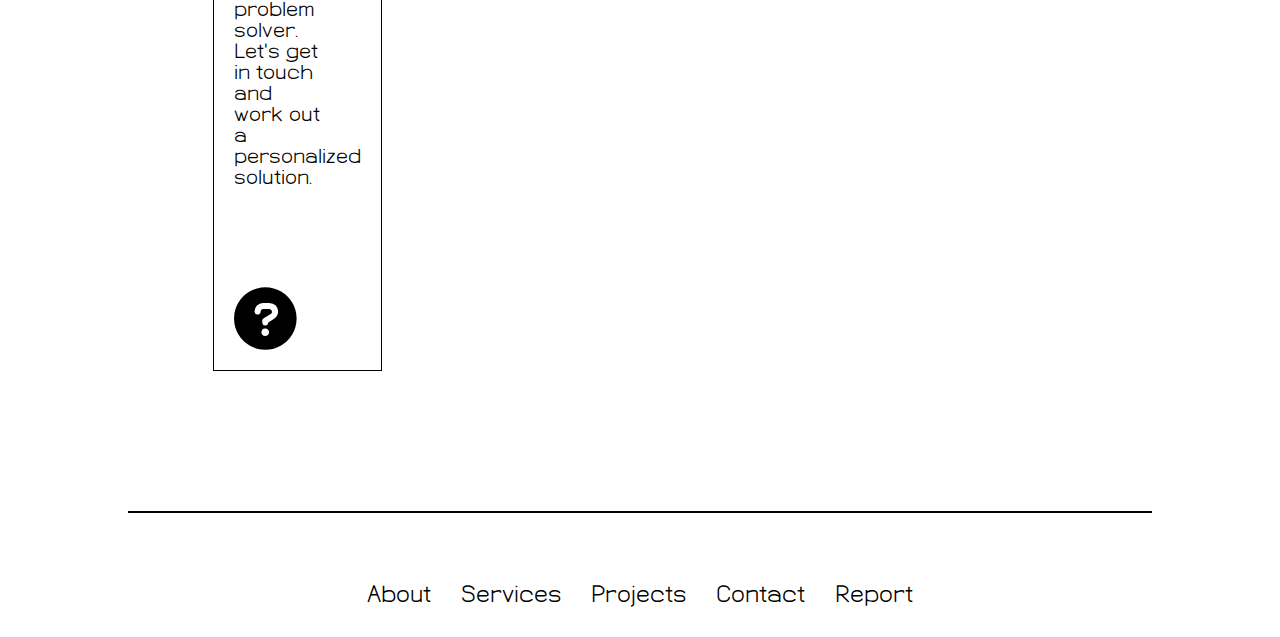
<file: services.html>
<!DOCTYPE html>
<html lang="en">
<head>
    <meta charset="UTF-8">
    <meta name="viewport" content="width=device-width, initial-scale=1.0">

    <link rel="stylesheet" href="https://cdnjs.cloudflare.com/ajax/libs/font-awesome/4.7.0/css/font-awesome.min.css">
    <link rel="stylesheet" href="https://cdnjs.cloudflare.com/ajax/libs/font-awesome/6.0.0-beta3/css/all.min.css">

    <link rel="stylesheet" type="text/css" href="stylesheet/style.css">
    <link rel="stylesheet" href="stylesheet/services.css">

    <link rel="icon" href="images/default profile picture.jpg">

    <title>Tim Kerimov | Services</title>
</head>
<style>
    @font-face {
        font-family: "customFont";
        src: url("sp-butch-lite-font/SpButchLiteMedium-rv229.otf");
    }

    body {
        font-family: "customFont";
    }
</style>
<body class="light-theme">
    <header>
        <a class="name" href="index.html">Tim Kerimov</a>
        <div class="container">
            <!-- Hamburger icon for responsive navbar -->
            <div class="hamburger" id="hamburger">
                <div class="line"></div>
                <div class="line"></div>
                <div class="line"></div>
            </div>
            <!-- Main navigation menu -->
            <ul class="navbar" id="navbar">
                <li><a href="about.html">About</a></li>
                <li><a href="services.html">Services</a></li>
                <li><a href="projects.html">Projects</a></li>
                <li class="contact-tab"><a href="contact.html">Contact</a></li>
            </ul>
            <!-- Contact button linked to the contact page -->
            <button class="contact-button"><a href="contact.html">Contact me</a></button>
            <!-- Toggle button for theme switching -->
            <div class="background-button">
                <input type="checkbox" id="check">
                <label for="check" class="button"></label>
            </div>
        </div>
    </header>

    <!-- Section divider for visual separation -->
    <div class="section-divider"></div>

    <!-- Main content section for services offered -->
    <h2>What I Offer</h2>

    <p>
        I specialize in bringing ideas to life through innovative web development or game design. Whether you need a custom website, an engaging game, I have the skills and experience to deliver high-quality solutions tailored to your needs.
    </p>

    <!-- Service grid displaying different services with descriptions -->
    <div class="service-grid">
        <div class="row">
            <!-- Web Application Service -->
            <a href="contact.html" id="web-app">
                <section class="service">
                    <div class="service-details">
                        <h5>Web application</h5>
                        <h3>$600</h3>
                        <ul>
                            <li>Unique, modern, customized design</li>
                            <li>Responsive, accessible development</li>
                            <li>Optimized performance</li>
                            <li>Adaptable, scalable backend solution</li>
                            <li>Multi-platform support | charge extra</li>
                        </ul>
                    </div>
                    <div class="service-icons">
                        <!-- HTML5 Icon -->
                        <i class="fab fa-html5"></i>
                    </div>
                </section>
            </a>
            <!-- Website Service -->
            <a href="contact.html" id="website">
                <section class="service">
                    <div class="service-details">
                        <h5>Website</h5>
                        <h3>$900</h3>
                        <ul>
                            <li>Unique, modern, customized design</li>
                            <li>Responsive, accessible development</li>
                            <li>Optimized performance</li>
                            <li>Adaptable, scalable backend solution</li>
                            <li>SEO and page speed optimization</li>
                            <li>Hosting (including domain) setup | charge extra</li>
                            <li>Multilingual support | charge extra </li>
                        </ul>
                    </div>
                    <div class="service-icons">
                        <!-- CSS3 Icon -->
                        <i class="fab fa-css3-alt"></i>
                    </div>
                </section>
            </a>
        </div>
        <div class="row">
            <!-- Game Development Service -->
            <a href="contact.html" id="game-dev">
                <section class="service">
                    <div class="service-details">
                        <h5>Game development</h5>
                        <h3>$1200</h3>
                        <ul>
                            <li>Game design</li>
                            <li>2D/3D art and animation</li>
                            <li>Cross-platform integration</li>
                            <li>Gameplay and user experience (UX)</li>
                            <li>Performance optimization</li>
                            <li>Multiplayer and Networking</li>
                        </ul>
                    </div>
                    <div class="service-icons">
                        <!-- Unity Icon -->
                        <i class="fab fa-unity"></i>
                    </div>
                </section>
            </a>
            <!-- Custom Problem Service -->
            <a href="contact.html" id="mobile-app">
                <section class="service">
                    <div class="service-details">
                        <h5>Custom problem</h5>
                        <h3>Individual price</h3>
                        <p>
                            Got a problem that doesn't fit in what I offer?
                            No worries - I'm your problem solver. Let's get in touch and
                            work out a personalized solution.
                        </p>
                    </div>
                    <div class="service-icons">
                        <!-- Question Mark Icon -->
                        <i class="fas fa-question-circle"></i>
                    </div>
                </section>
            </a>
        </div>
    </div>

    <!-- Section divider for visual separation -->
    <div class="section-divider"></div>

    <!-- The cursor follows the mouse, resizes, and color contrasts -->
    <div class="cursor"></div>

    <!-- The script.js file plays a major role in the browser's aesthetic and functionality -->
    <script src="script.js"></script>

    <!-- Footer section with navigation links -->
    <footer>
        <ul class="footer-navbar" id="footer-navbar" style="padding-left: 0">
            <li><a href="about.html">About</a></li>
            <li><a href="services.html">Services</a></li>
            <li><a href="projects.html">Projects</a></li>
            <li class="contact-tab"><a href="contact.html">Contact</a></li>
            <li class="report-tab"><a href="report.html">Report</a></li>
        </ul>
    </footer>       
</body>
</html>
</file>
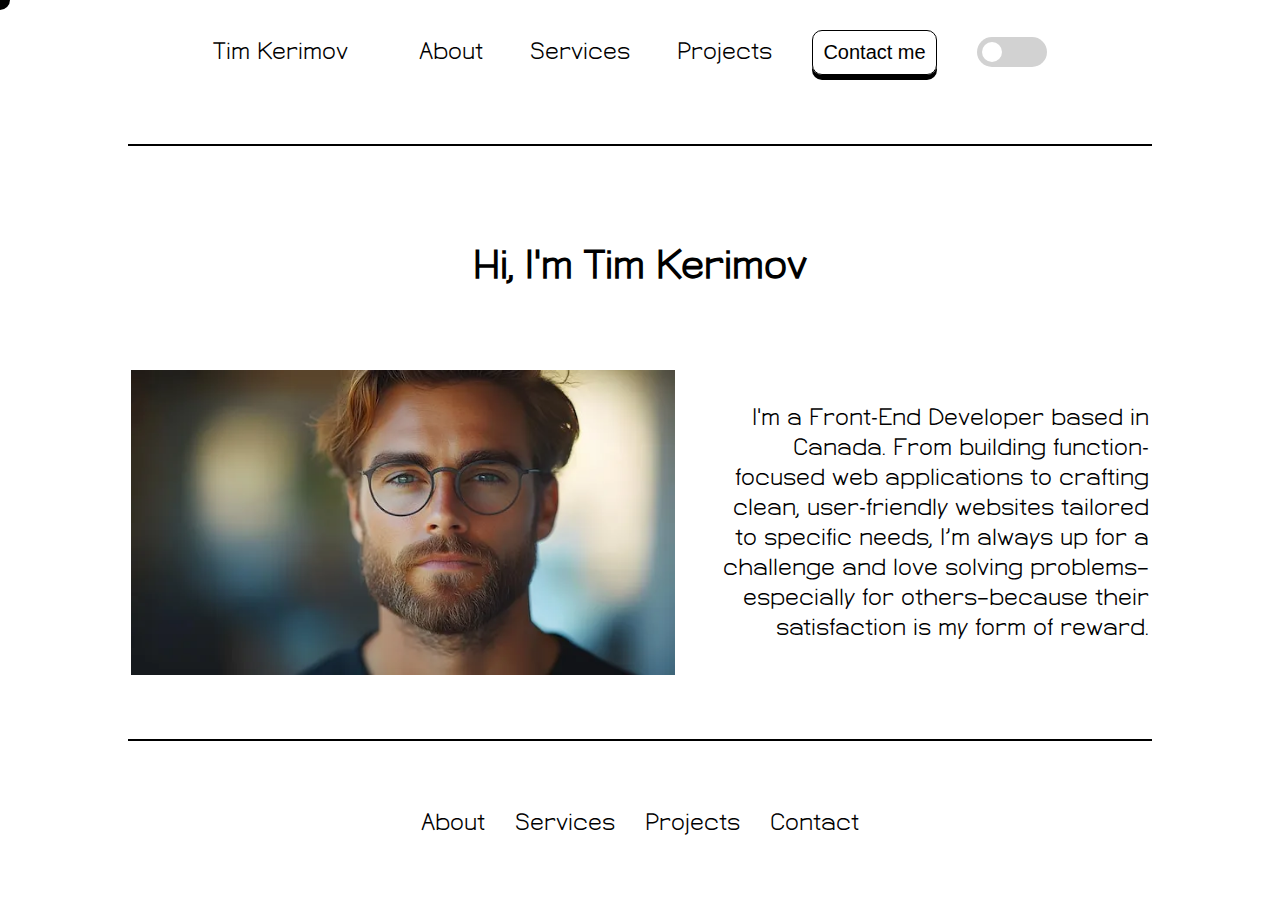
<file: timkerimov-portfolio-main/about.html>
<!DOCTYPE html>
<html lang="en">
<head>
    <meta charset="UTF-8">
    <meta name="viewport" content="width=device-width, initial-scale=1.0">
    <link rel="stylesheet" href="https://cdnjs.cloudflare.com/ajax/libs/font-awesome/4.7.0/css/font-awesome.min.css">
    <link rel="stylesheet" href="https://cdnjs.cloudflare.com/ajax/libs/font-awesome/6.0.0-beta3/css/all.min.css">

    <link rel="stylesheet" href="stylesheet/style.css">
    <link rel="stylesheet" href="stylesheet/about.css">

    <link rel="icon" href="images/default profile picture.jpg">

    <title>Tim Kerimov | About</title>
</head>
<style>
    @font-face {
        font-family: "customFont";
        src: url("sp-butch-lite-font/SpButchLiteMedium-rv229.otf");
    }

    body {
        font-family: "customFont";
    }
</style>
<body class="light-theme">
    <!-- This is the header, which contains a navbar that navigates everything inbetween pages.
    It also changes to a pop-up interactive navbar when browser resizes -->
    <header>
        <a class="name" href="index.html">Tim Kerimov</a>
        <div class="container">
            <!-- The hamburger does not appear unless the browser resizes smaller,
            replacing the navbar -->
            <div class="hamburger" id="hamburger">
                <div class="line"></div>
                <div class="line"></div>
                <div class="line"></div>
            </div>
            <!-- The navbar stays appeared unless the browser resizes smaller,
            being replaced by hamburger -->
            <ul class="navbar" id="navbar">
                <li><a href="about.html">About</a></li>
                <li><a href="services.html">Services</a></li>
                <li><a href="projects.html">Projects</a></li>
                <li class="contact-tab"><a href="contact.html">Contact</a></li>
            </ul>
            <button class="contact-button"><a href="contact.html">Contact me</a></button>
            <div class="background-button">
                <input type="checkbox" id="check">
                <label for="check" class="button"></label>
            </div>
        </div>
    </header>

    <!-- The section divider is here for aesthetic reasons -->
    <div class="section-divider"></div>

    <h2>Hi, I'm Tim Kerimov</h2>

    <section class="about">
        <img src="images/man wearing glasses.jpeg" alt="default picture">
        <!-- <p>
            I'm a Front End Developer based in Canada building responsive, high-performance web applications using React, JavaScript, HTML, and CSS. I also work with Node.js for backend integration and use Figma to turn design concepts into clean, functional user interfaces. a passion for creating web applications, tailoring websites, and most importantly, to solve a problem. With a deep love for coding, I strive to build digital experiences that are not only functional but also aesthetically pleasing. 
        </p> -->
        <p>
            I'm a Front-End Developer based in Canada. From building function-focused web applications to crafting clean, user-friendly websites tailored to specific needs, I’m always up for a challenge and love solving problems—especially for others—because their satisfaction is my form of reward.
        </p>
    </section>

    <div class="section-divider"></div>

    <!-- The cursor follows the mouse, resizes, and color contrasts -->
    <section class="cursor"></section>

    <!-- The script.js file plays a major role in the browser's aesthetic and functionality -->    
    <script src="script.js"></script>

    <footer>
        <ul class="footer-navbar" id="footer-navbar" style="padding-left: 0">
            <li><a href="about.html">About</a></li>
            <li><a href="services.html">Services</a></li>
            <li><a href="projects.html">Projects</a></li>
            <li class="contact-tab"><a href="contact.html">Contact</a></li>
        </ul>
    </footer>      
</body>
</html>
</file>
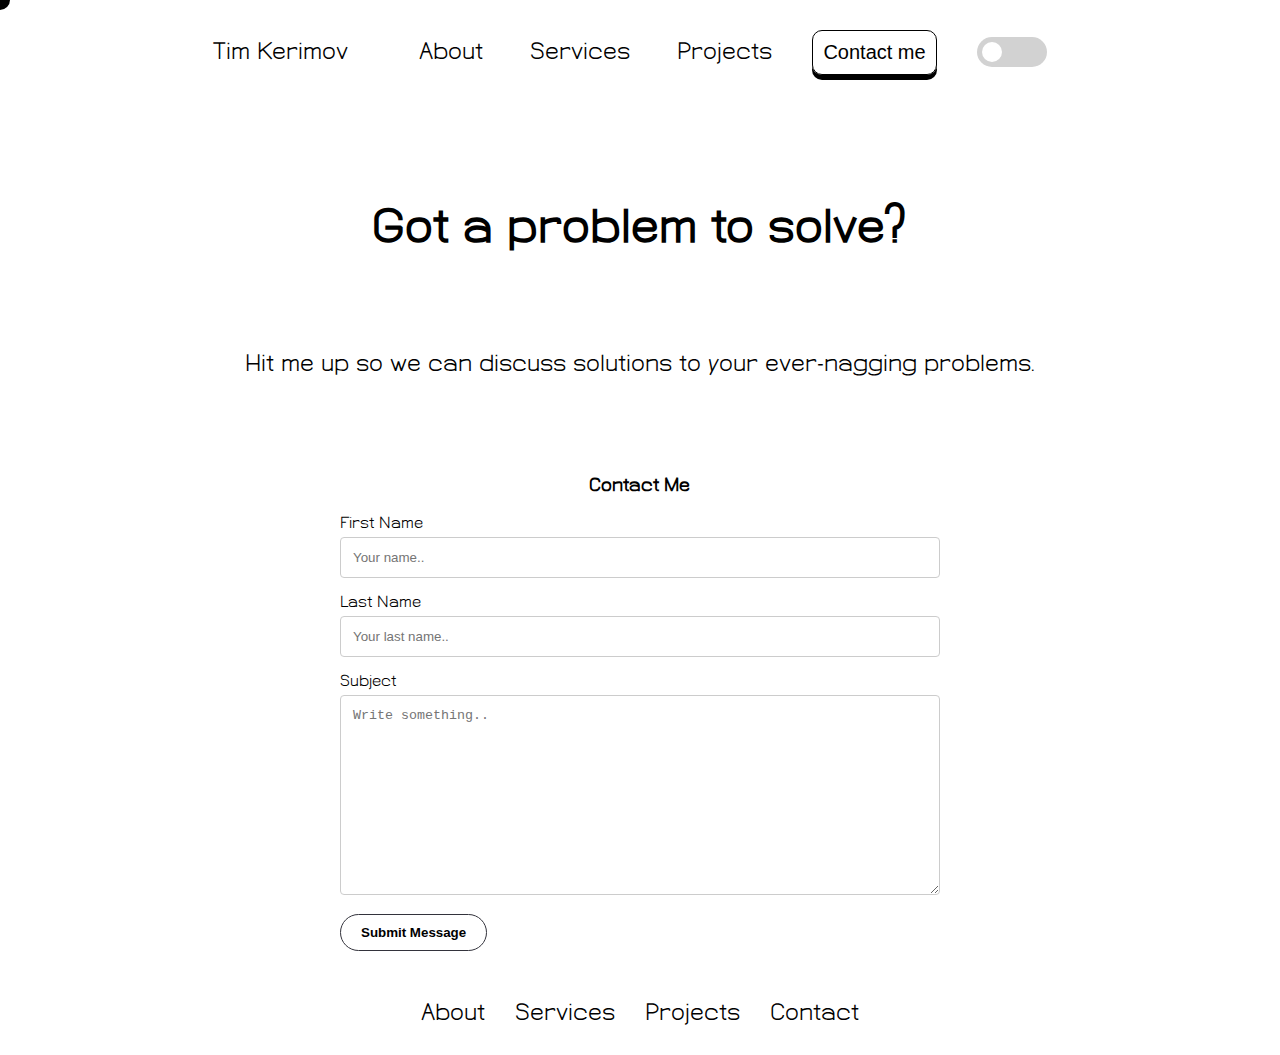
<file: timkerimov-portfolio-main/contact.html>
<!DOCTYPE html>
<html lang="en">
<head>
    <meta charset="UTF-8">
    <meta name="viewport" content="width=device-width, initial-scale=1.0">
    
    <link rel="stylesheet" href="https://cdnjs.cloudflare.com/ajax/libs/font-awesome/4.7.0/css/font-awesome.min.css">
    <link rel="stylesheet" href="https://cdnjs.cloudflare.com/ajax/libs/font-awesome/6.0.0-beta3/css/all.min.css">
    
    <link rel="stylesheet" type="text/css" href="stylesheet/style.css">
    <link rel="stylesheet" href="stylesheet/contact.css">
    
    <link rel="icon" href="images/default profile picture.jpg">
    
    <title>Tim Kerimov | Contact</title>
</head>
<style>
    @font-face {
        font-family: "customFont";
        src: url("sp-butch-lite-font/SpButchLiteMedium-rv229.otf");
    }

    body {
        font-family: "customFont";
    }
</style>
<body class="light-theme">
    <!-- Header with Navbar -->
    <header>
        <a class="name" href="index.html">Tim Kerimov</a>
        <div class="container">
            <div class="hamburger" id="hamburger">
                <div class="line"></div>
                <div class="line"></div>
                <div class="line"></div>
            </div>
            <ul class="navbar" id="navbar">
                <li><a href="about.html">About</a></li>
                <li><a href="services.html">Services</a></li>
                <li><a href="projects.html">Projects</a></li>
                <li class="contact-tab"><a href="contact.html">Contact</a></li>
            </ul>
            <button class="contact-button"><a href="contact.html">Contact me</a></button>
            <div class="background-button">
                <input type="checkbox" id="check">
                <label for="check" class="button"></label>
            </div>
        </div>
    </header>

    <!-- Contact Section -->
    <h2>Got a problem to solve?</h2>
    <p>Hit me up so we can discuss solutions to your ever-nagging problems.</p>

    <h3 style="text-align: center;">Contact Me</h3>
    <div class="contact-form">
        <form action="">
            <label for="fname">First Name</label>
            <input type="text" id="fname" name="firstname" placeholder="Your name..">
      
            <label for="lname">Last Name</label>
            <input type="text" id="lname" name="lastname" placeholder="Your last name..">
      
            <label for="subject">Subject</label>
            <textarea id="subject" name="subject" placeholder="Write something.." style="height:200px"></textarea>
      
            <button id="submit" class="animateFromLeft">Submit Message</button>
        </form>
    </div>

    <!-- The cursor follows the mouse, resizes, and color contrasts -->
    <div class="cursor"></div>

    <!-- The script.js file plays a major role in the browser's aesthetic and functionality -->
    <script src="script.js"></script>

    <!-- Footer -->
    <footer>
        <ul class="footer-navbar" id="footer-navbar" style="padding-left: 0">
            <li><a href="about.html">About</a></li>
            <li><a href="services.html">Services</a></li>
            <li><a href="projects.html">Projects</a></li>
            <li class="contact-tab"><a href="contact.html">Contact</a></li>
        </ul>
    </footer>  
</body>
</html>
</file>
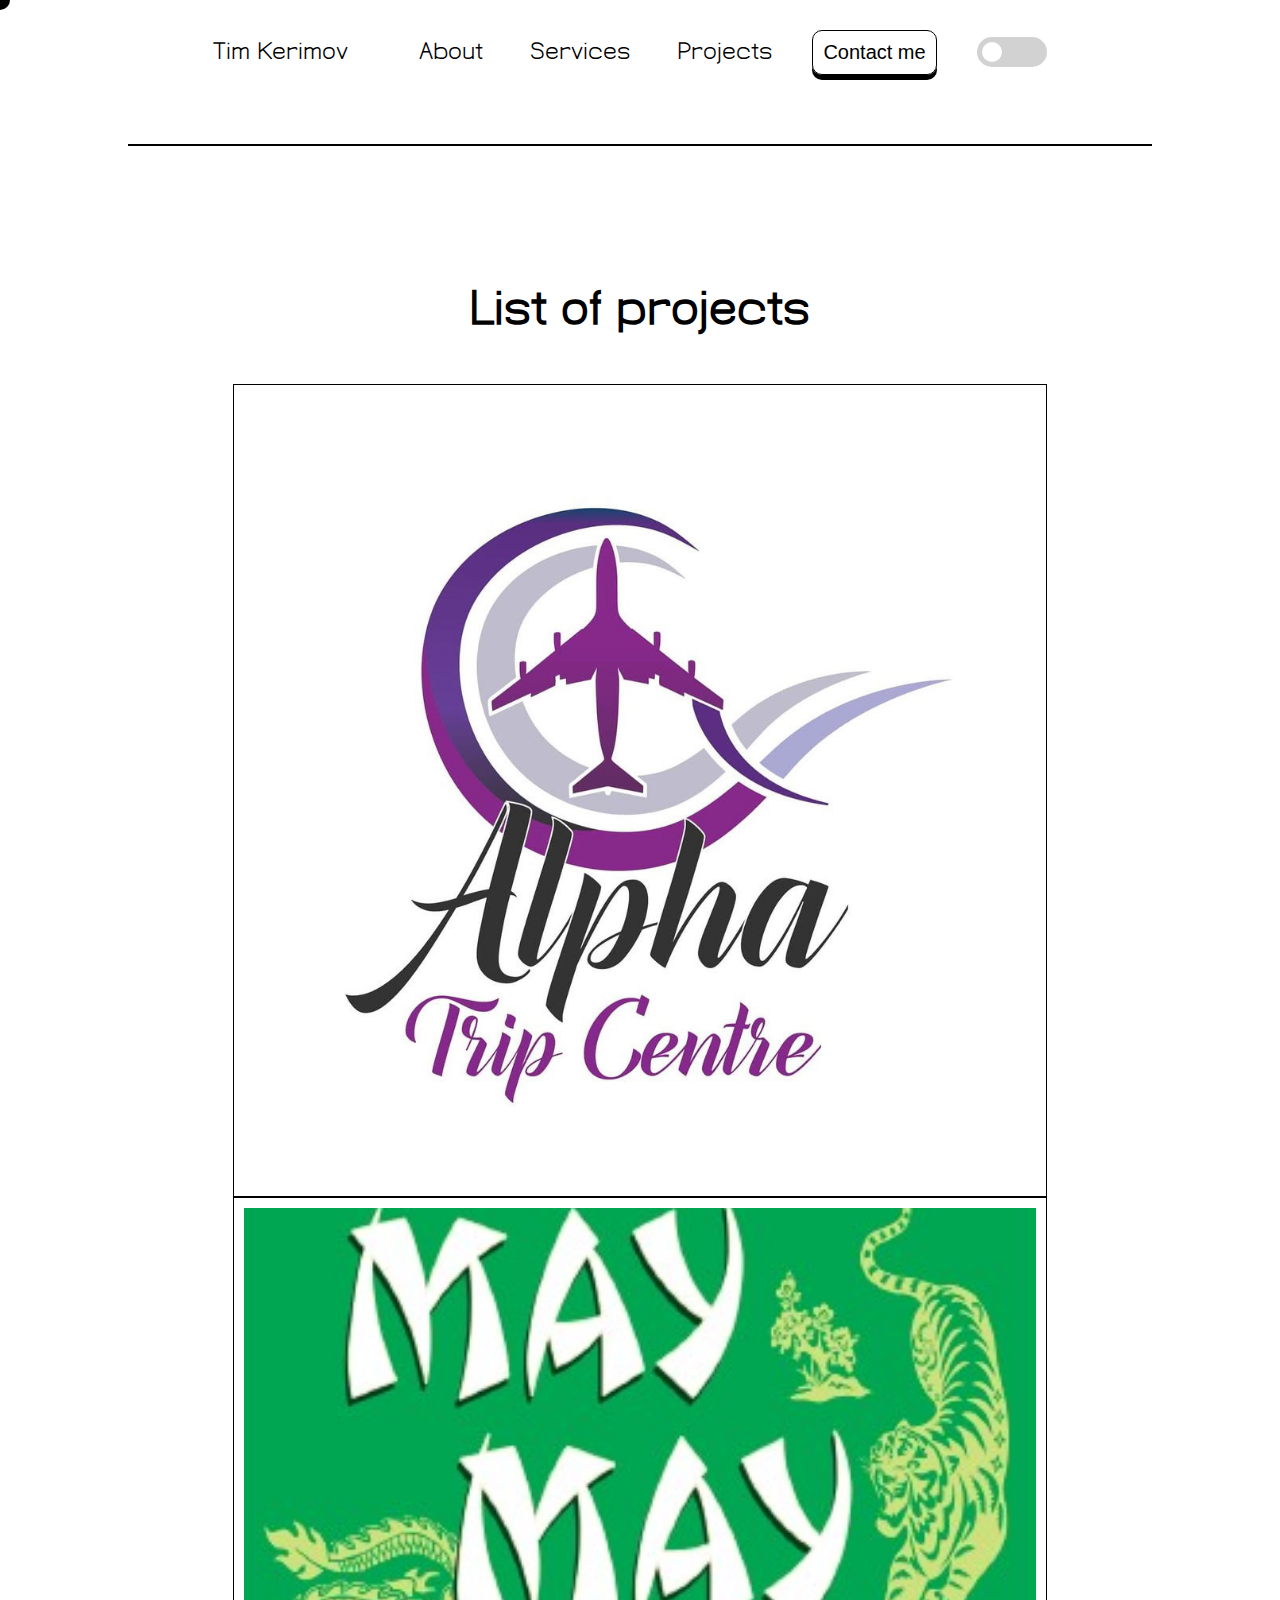
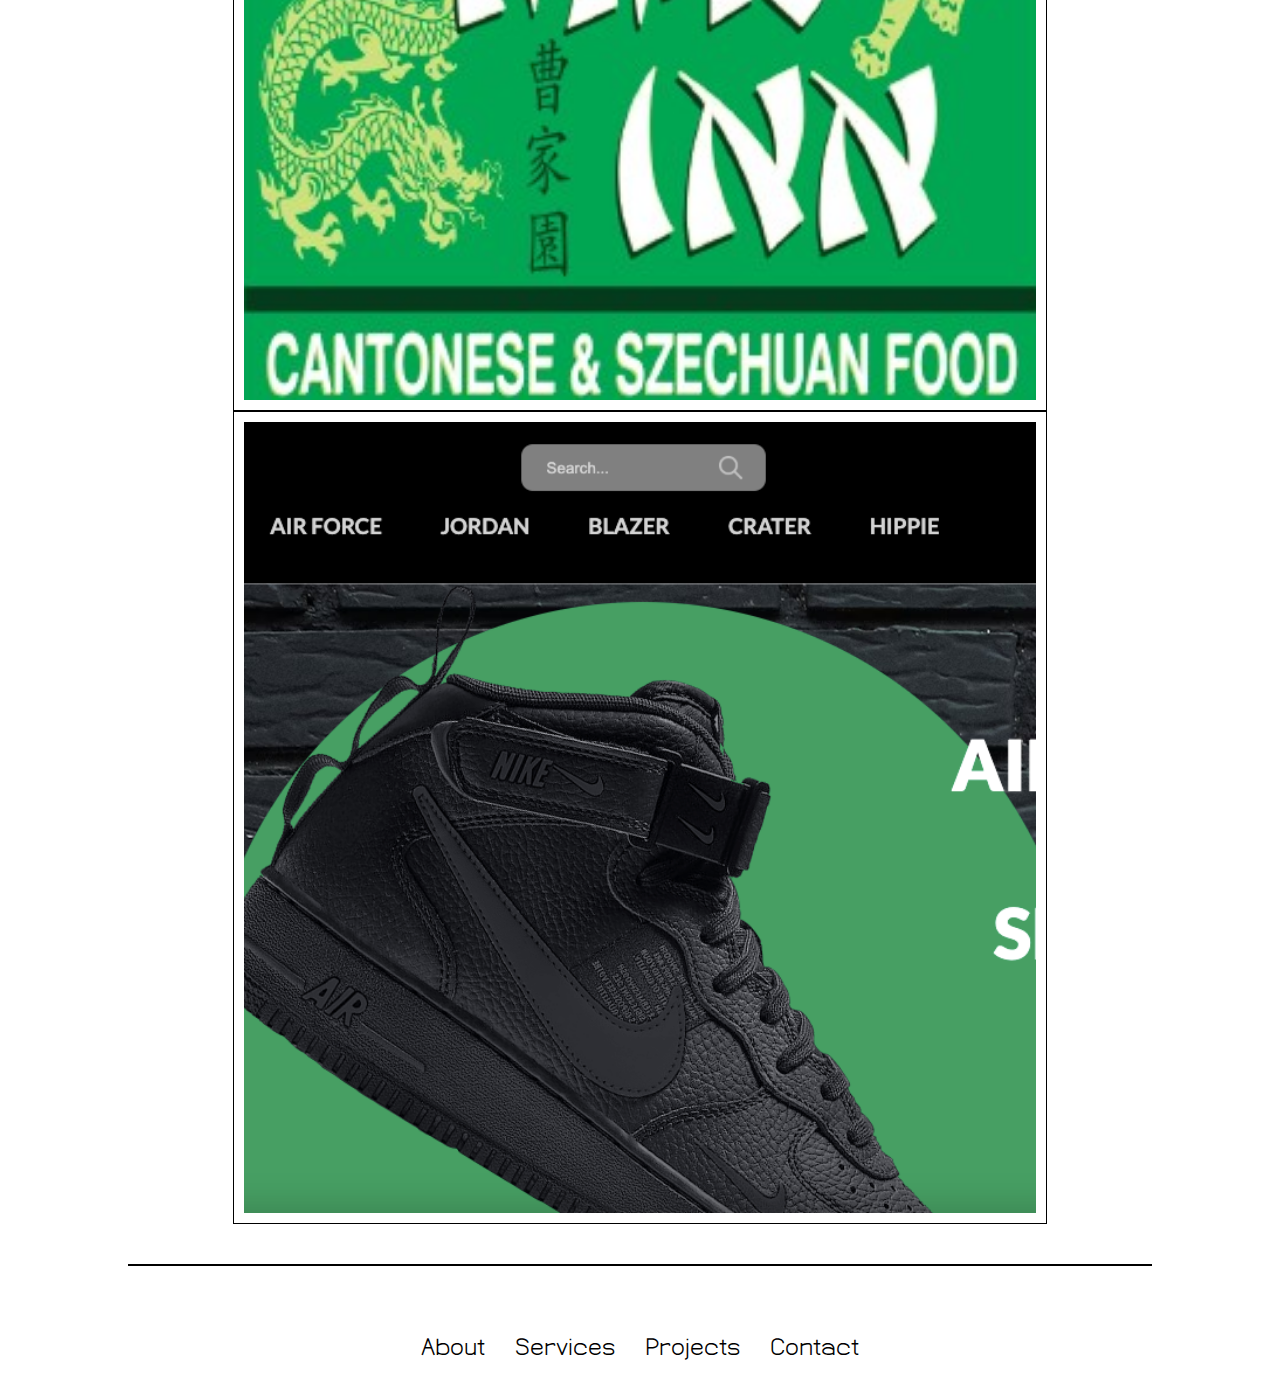
<file: timkerimov-portfolio-main/projects.html>
<!DOCTYPE html>
<html lang="en">
<head>
    <meta charset="UTF-8">
    <meta name="viewport" content="width=device-width, initial-scale=1.0">

    <link rel="stylesheet" href="https://cdnjs.cloudflare.com/ajax/libs/font-awesome/4.7.0/css/font-awesome.min.css">
    <link rel="stylesheet" href="https://cdnjs.cloudflare.com/ajax/libs/font-awesome/6.0.0-beta3/css/all.min.css">
    
    <link rel="stylesheet" type="text/css" href="stylesheet/style.css">
    <link rel="stylesheet" href="stylesheet/projects.css">
    
    <link rel="icon" href="images/default profile picture.jpg">
    
    <title>Tim Kerimov | Projects</title>
</head>
<style>
    @font-face {
        font-family: "customFont";
        src: url("sp-butch-lite-font/SpButchLiteMedium-rv229.otf");
    }

    body {
        font-family: "customFont";
    }
</style>
<body class="light-theme">
    <!-- Header with Navbar -->
    <header>
        <a class="name" href="index.html">Tim Kerimov</a>
        <div class="container">
            <div class="hamburger" id="hamburger">
                <div class="line"></div>
                <div class="line"></div>
                <div class="line"></div>
            </div>
            <ul class="navbar" id="navbar">
                <li><a href="about.html">About</a></li>
                <li><a href="services.html">Services</a></li>
                <li><a href="projects.html">Projects</a></li>
                <li class="contact-tab"><a href="contact.html">Contact</a></li>
            </ul>
            <button class="contact-button"><a href="contact.html">Contact me</a></button>
            <div class="background-button">
                <input type="checkbox" id="check">
                <label for="check" class="button"></label>
            </div>
        </div>
    </header>

    <!-- Section Divider -->
    <div class="section-divider"></div>

    <!-- Projects List -->
    <h2>List of projects</h2>
    <div class="project-list">
        <div class="column">
            <a href="https://github.com/tkerimov29/alpha-trip-centre">
                <section class="projects">
                    <div class="project-text">
                        <h3>Alpha Trip Centre</h3>
                    </div>
                    <img src="images/alpha-trip-centre logo.jpeg" alt="Alpha Trip Centre Project">
                </section>
            </a>
            <a href="https://github.com/tkerimov29/asian-cuisine-restaurant">
                <section class="projects">
                    <div class="project-text">
                        <h3>May May Inn</h3>
                    </div>
                    <img src="images/May-May-Inn logo.png" alt="May May Inn Project">
                </section>
            </a>
            <a href="https://github.com/tkerimov29/ecommerce-store">
                <section class="projects">
                    <div class="project-text">
                        <h3>Nike Ecommerce Store</h3>
                    </div>
                    <img src="images/Screen Shot 2025-06-30 at 8.37.42 PM.png" alt="Nike Ecommerce Project">
                </section>
            </a>
        </div>
    </div>

    <!-- Section Divider -->
    <div class="section-divider"></div>

    <!-- The cursor follows the mouse, resizes, and color contrasts -->
    <div class="cursor"></div>

    <!-- The script.js file plays a major role in the browser's aesthetic and functionality -->
    <script src="script.js"></script>

    <!-- Footer -->
    <footer>
        <ul class="footer-navbar" id="footer-navbar" style="padding-left: 0">
            <li><a href="about.html">About</a></li>
            <li><a href="services.html">Services</a></li>
            <li><a href="projects.html">Projects</a></li>
            <li class="contact-tab"><a href="contact.html">Contact</a></li>
        </ul>
    </footer>       
</body>
</html>
</file>
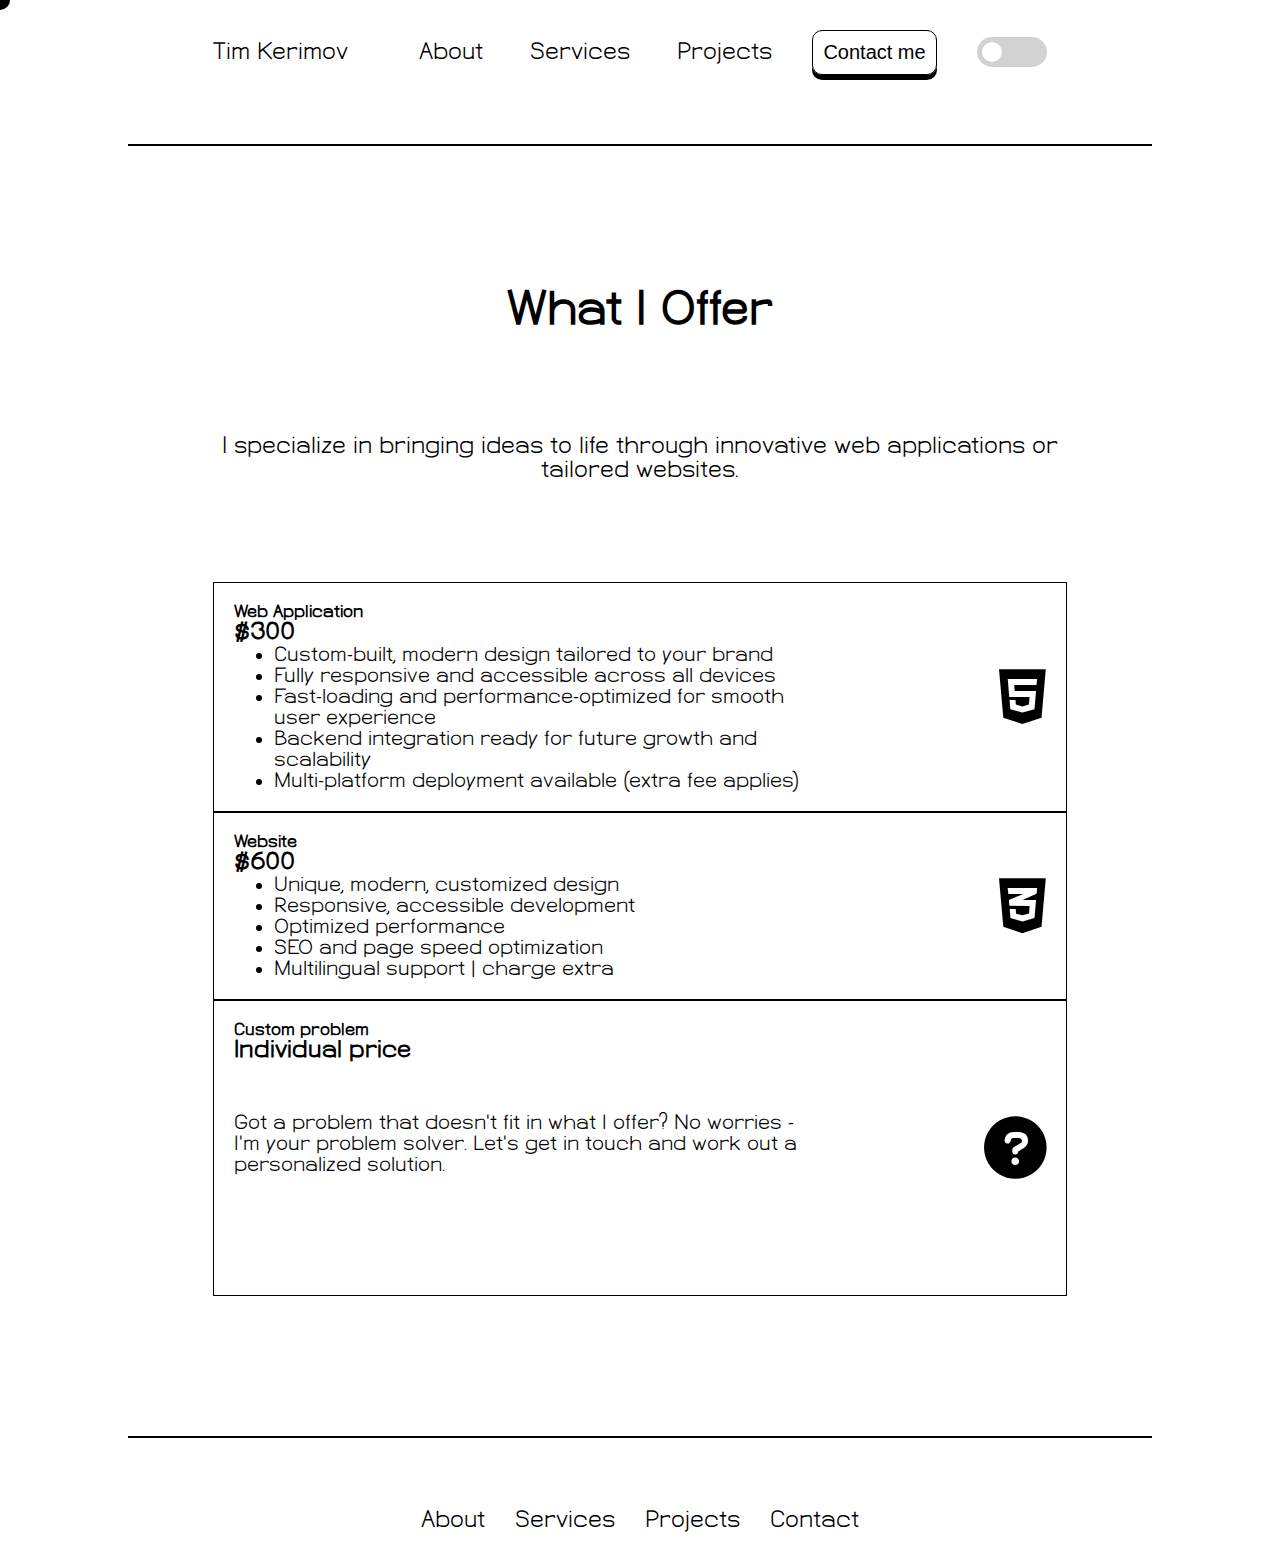
<file: timkerimov-portfolio-main/services.html>
<!DOCTYPE html>
<html lang="en">
<head>
    <meta charset="UTF-8">
    <meta name="viewport" content="width=device-width, initial-scale=1.0">

    <link rel="stylesheet" href="https://cdnjs.cloudflare.com/ajax/libs/font-awesome/4.7.0/css/font-awesome.min.css">
    <link rel="stylesheet" href="https://cdnjs.cloudflare.com/ajax/libs/font-awesome/6.0.0-beta3/css/all.min.css">

    <link rel="stylesheet" type="text/css" href="stylesheet/style.css">
    <link rel="stylesheet" href="stylesheet/services.css">

    <link rel="icon" href="images/default profile picture.jpg">

    <title>Tim Kerimov | Services</title>
</head>
<style>
    @font-face {
        font-family: "customFont";
        src: url("sp-butch-lite-font/SpButchLiteMedium-rv229.otf");
    }

    body {
        font-family: "customFont";
    }
</style>
<body class="light-theme">
    <header>
        <a class="name" href="index.html">Tim Kerimov</a>
        <div class="container">
            <!-- Hamburger icon for responsive navbar -->
            <div class="hamburger" id="hamburger">
                <div class="line"></div>
                <div class="line"></div>
                <div class="line"></div>
            </div>
            <!-- Main navigation menu -->
            <ul class="navbar" id="navbar">
                <li><a href="about.html">About</a></li>
                <li><a href="services.html">Services</a></li>
                <li><a href="projects.html">Projects</a></li>
                <li class="contact-tab"><a href="contact.html">Contact</a></li>
            </ul>
            <!-- Contact button linked to the contact page -->
            <button class="contact-button"><a href="contact.html">Contact me</a></button>
            <!-- Toggle button for theme switching -->
            <div class="background-button">
                <input type="checkbox" id="check">
                <label for="check" class="button"></label>
            </div>
        </div>
    </header>

    <!-- Section divider for visual separation -->
    <div class="section-divider"></div>

    <!-- Main content section for services offered -->
    <h2>What I Offer</h2>

    <p>
        I specialize in bringing ideas to life through innovative web applications or tailored websites.
    </p>

    <!-- Service grid displaying different services with descriptions -->
    <div class="service-grid">
        <div class="row">
            <!-- Web Application Service -->
            <a href="contact.html" id="web-app">
                <section class="service">
                    <div class="service-details">
                        <h5>Web Application</h5>
                        <h3>$300</h3>
                        <ul>
                            <li>Custom-built, modern design tailored to your brand</li>
                            <li>Fully responsive and accessible across all devices</li>
                            <li>Fast-loading and performance-optimized for smooth user experience</li>
                            <li>Backend integration ready for future growth and scalability</li>
                            <li>Multi-platform deployment available (extra fee applies)</li>
                        </ul>
                    </div>
                    <div class="service-icons">
                        <!-- HTML5 Icon -->
                        <i class="fab fa-html5"></i>
                    </div>
                </section>
            </a>
            <!-- Website Service -->
            <a href="contact.html" id="website">
                <section class="service">
                    <div class="service-details">
                        <h5>Website</h5>
                        <h3>$600</h3>
                        <ul>
                            <li>Unique, modern, customized design</li>
                            <li>Responsive, accessible development</li>
                            <li>Optimized performance</li>
                            <li>SEO and page speed optimization</li>
                            <li>Multilingual support | charge extra </li>
                        </ul>
                    </div>
                    <div class="service-icons">
                        <!-- CSS3 Icon -->
                        <i class="fab fa-css3-alt"></i>
                    </div>
                </section>
            </a>
        </div>
        <div class="row">
            <!-- Custom Problem Service -->
            <a href="contact.html" id="custom-problem">
                <section class="service">
                    <div class="service-details">
                        <h5>Custom problem</h5>
                        <h3>Individual price</h3>
                        <p>
                            Got a problem that doesn't fit in what I offer?
                            No worries - I'm your problem solver. Let's get in touch and
                            work out a personalized solution.
                        </p>
                    </div>
                    <div class="service-icons">
                        <!-- Question Mark Icon -->
                        <i class="fas fa-question-circle"></i>
                    </div>
                </section>
            </a>
        </div>
    </div>

    <!-- Section divider for visual separation -->
    <div class="section-divider"></div>

    <!-- The cursor follows the mouse, resizes, and color contrasts -->
    <div class="cursor"></div>

    <!-- The script.js file plays a major role in the browser's aesthetic and functionality -->
    <script src="script.js"></script>

    <!-- Footer section with navigation links -->
    <footer>
        <ul class="footer-navbar" id="footer-navbar" style="padding-left: 0">
            <li><a href="about.html">About</a></li>
            <li><a href="services.html">Services</a></li>
            <li><a href="projects.html">Projects</a></li>
            <li class="contact-tab"><a href="contact.html">Contact</a></li>
        </ul>
    </footer>      
</body>
</html>
</file>
<file: stylesheet/index.css>
#intro {
    text-align: center;
    grid-column: span 10 / 12;
    margin-top: 300px;
    margin-bottom: 300px;
    z-index: 1;
}

#intro h1 {
    font-size: 5em;
    margin: 30px;
}

#intro button {
    font-size: 1.3em;
    margin: 30px;
    padding: 10px;
    cursor: pointer;
    background: none;
    border-radius: 10px;
    color: black;
    border: 1px solid black;
    box-shadow: 0px 5px black;
}

#intro button a {
    display: flex;
    width: 100%;
    align-items: center;
    justify-content: center;
}

button a i {
    margin-right: 10px; /* Spacing between icon and text */
}

/* Scales up the cursor when hovering over the button 
   within the intro section */
#intro button:hover ~ .cursor {
    transform: scale(5);
}

/* When the dark theme is enabled, changes the button text color 
   to white, adjusts the border to white, 
   and modifies the box-shadow to use white instead of black */
body.dark-theme #intro button {
    color: white;
    border: 1px solid white;
    box-shadow: 0px 5px white;
}

/* Media query for screens with a maximum width of 425px: 
   adjusts the intro section's top margin, 
   makes it span all 12 columns, and reduces the font size */
@media (max-width: 425px) {
    #intro {
        margin-top: 200px;
        grid-column: span 12;
        font-size: 0.7em;
    }

    footer {
        font-size: 1em;
    }
}

/* Media query for screens with a maximum width of 375px: 
   further reduces the top margin and font size of the intro section, 
   and increases the font size of the button */
@media (max-width: 375px) {
    #intro {
        margin-top: 200px;
        grid-column: span 12;
        font-size: 0.5em;
    }

    #intro button {
        font-size: 2em;
    }
}
</file>
<file: timkerimov-portfolio-main/stylesheet/index.css>
#intro {
    text-align: center;
    grid-column: span 10 / 12;
    margin-top: 300px;
    margin-bottom: 300px;
    z-index: 1;
}

#intro h1 {
    font-size: 5em;
    margin: 30px;
}

#intro button {
    font-size: 1.3em;
    margin: 30px;
    padding: 10px;
    cursor: pointer;
    background: none;
    border-radius: 10px;
    color: black;
    border: 1px solid black;
    box-shadow: 0px 5px black;
}

#intro button a {
    display: flex;
    width: 100%;
    align-items: center;
    justify-content: center;
}

button a i {
    margin-right: 10px; /* Spacing between icon and text */
}

/* Scales up the cursor when hovering over the button 
   within the intro section */
#intro button:hover ~ .cursor {
    transform: scale(5);
}

/* When the dark theme is enabled, changes the button text color 
   to white, adjusts the border to white, 
   and modifies the box-shadow to use white instead of black */
body.dark-theme #intro button {
    color: white;
    border: 1px solid white;
    box-shadow: 0px 5px white;
}

/* Media query for screens with a maximum width of 425px: 
   adjusts the intro section's top margin, 
   makes it span all 12 columns, and reduces the font size */
@media (max-width: 425px) {
    #intro {
        margin-top: 200px;
        grid-column: span 12;
        font-size: 0.7em;
    }

    footer {
        font-size: 1em;
    }
}

/* Media query for screens with a maximum width of 375px: 
   further reduces the top margin and font size of the intro section, 
   and increases the font size of the button */
@media (max-width: 375px) {
    #intro {
        margin-top: 200px;
        grid-column: span 12;
        font-size: 0.5em;
    }

    #intro button {
        font-size: 2em;
    }
}
</file>
<file: stylesheet/about.css>
h2 {
    text-align: center;
    font-size: 2.5em;
    margin: 1.5em 0;
    grid-column: 3 / 11;
}

/* Styles for about sections: flexbox layout for alignment, 
spans columns 10 to 12. Uses a large font size and wraps content if needed */
.about-1, .about-2, .about-3 {
    display: flex;
    align-items: center;
    justify-content: space-between;
    grid-column: span 10 / 12;
    font-size: 1.5em;
    /* border: 1px solid black; */
    padding: 1em;
    flex-wrap: wrap;
    font-size: 2em;
}

.about-1 img, .about-2 img, .about-3 img {
    width: 40%;
    margin: 1em;
}

/* Aligns text to the right and arranges content in a row 
   for .about-1 and .about-3 sections */
.about-1, .about-3 {
    text-align: right;
    flex-direction: row;
}

/* Aligns text to the left and arranges content in a row-reverse 
   for the .about-2 section */
.about-2 {
    text-align: left;
    flex-direction: row-reverse;
}

.about-1 p, .about-2 p, .about-3 p {
    max-width: 40%;
    margin: 1em;
}

/* Responsive design for screens up to 1220px wide: 
   reduces font size in about sections */
@media (max-width: 1220px) {
    .about-1, .about-2, .about-3 {
        font-size: 1.5em;
    }
}

/* Responsive design for screens up to 768px wide */
@media (max-width: 768px) {
    /* Reduces font size of h2 elements */
    h2 {
        font-size: 2em;
    }

    /* Stacks content vertically, centers text and images 
       for about sections */
    .about-1, .about-2, .about-3 {
        flex-direction: column;
        text-align: center;
    }

    /* Increases image width to 70% within about sections */
    .about-1 img, .about-2 img, .about-3 img {
        width: 70%;
    }

    /* Expands paragraph width to 100%, with reduced vertical margins 
       within about sections */
    .about-1 p, .about-2 p, .about-3 p {
        max-width: 100%;
        margin: 0.5em 0;
    }

    /* Ensures text alignment consistency for smaller screens */
    .about-1, .about-3 {
        text-align: right;
    }

    .about-2 {
        text-align: left;
    }
}

/* Responsive design for screens up to 480px wide */
@media (max-width: 480px) {
    /* Further reduces font size of h2 elements */
    h2 {
        font-size: 1.8em;
    }

    /* Reduces font size within about sections */
    .about-1, .about-2, .about-3 {
        grid-column: span 11;
        font-size: 1.2em;
    }

    /* Expands images to full width within about sections */
    .about-1 img, .about-2 img, .about-3 img {
        width: 100%;
    }

    /* Further reduces font size of paragraphs within about sections */
    .about-1 p, .about-2 p, .about-3 p {
        font-size: 1em;
    }
}
</file>
<file: stylesheet/contact.css>
h2 {
    text-align: center;
    font-size: 3em;
    grid-column: 3 / 11;
    margin: 100px 0 50px 0;
}

p {
    font-size: 1.5em;
    text-align: center;
    margin: 50px 0 100px 0;
    grid-column: 3 / 11;
}

h3 {
    grid-column: 3 / 11;
}

input[type=text], select, textarea {
    width: 100%;
    padding: 12px;
    border: 1px solid #ccc;
    border-radius: 4px;
    box-sizing: border-box;
    margin-top: 6px;
    margin-bottom: 16px;
    resize: vertical;
}

input[type=submit] {
    background-color: #04AA6D;
    color: white;
    padding: 12px 20px;
    border: none;
    border-radius: 4px;
    cursor: pointer;
}

input[type=submit]:hover {
    background-color: #45a049;
}

.contact-form {
    grid-column: 3 / 11;
    border-radius: 5px;
    padding: 20px;
    max-width: 75%;
    margin: 0 auto;
}

/* Expands the cursor size to 400px by 400px when hovering over the submit button */
#submit:hover ~ .cursor {
    width: 400px;
    height: 400px;
}

#submit {
    display: flex;
    padding: 10px 20px;
    cursor: pointer;
    background-color: transparent;
    border: 1px solid rgb(51, 51, 60);
    border-radius: 20px;
    color: black;
    overflow: hidden;
    font-weight: bold;
    position: relative;
    transition: color 0.3s ease;
}

/* Changes the text color to white and border color to white 
   when the dark theme is active */
body.dark-theme #submit {
    color: white;
    border: 1px solid white;
}

.contact-form button::after {
    content: '';
    width: 0;
    height: 100%;
    background-color: rgb(25, 25, 156);
    position: absolute;
    top: 0;
    left: 0;
    transition: width 0.3s ease;
    z-index: -1;
}

/* Expands the cursor size to 500px by 500px 
   when hovering over the contact form button */
.contact-form button:hover ~ .cursor {
    width: 500px;
    height: 500px;
}

/* Expands the background color to fill the entire button 
   on hover */
.contact-form button:hover::after {
    width: 100%;
}

/* Changes the text color to white when hovering over the submit button */
#submit:hover {
    color: white
}

@media (max-width: 425px) {
    .contact-form {
        grid-column: span 12;
    }
}
</file>
<file: stylesheet/projects.css>
body {
    margin: 0;
}

h2 {
    grid-column: 3 / 11;
    text-align: center;
    font-size: 3em;
    margin: 100px 0 50px 0;
}

.project-list {
    display: grid;
    grid-template-columns: repeat(auto-fit, minmax(250px, 1fr));
    grid-column: 3 / 11;
    padding: 0 20px;
}

/* Ensure the whole project section (text + image) triggers the hover effect */
.projects {
    position: relative;
    border: 1px solid black;
    padding: 10px;
    aspect-ratio: 1/1;
    overflow: hidden;
}

/* Ensure text does not interfere with hover detection */
.project-text {
    position: absolute;
    text-align: center;
    top: 50%;
    left: 50%;
    transform: translate(-50%, -50%);
    font-size: 2em;
    color: white;
    z-index: 2;
    opacity: 0;
    transition: opacity 0.5s ease;
    pointer-events: none; /* Allows the hover to work through text */
}

/* Project images: fill the container, cover aspect ratio, smooth scale 
   transition, and ensure the image is below the text */
.projects img {
    width: 100%;
    height: 100%;
    object-fit: cover;
    transition: all 0.5s ease; /* Smooth scale transition */
    position: relative;
    z-index: 1; /* Ensure the image is below the text */
}

/* Set the project text to be fully visible on hover */
.projects:hover .project-text {
    opacity: 1; /* Ensure text remains visible */
    pointer-events: none; /* Allow the hover effect to remain even when hovering text */
}

/* Apply the image hover effect when hovering over the entire project section */
.projects:hover img {
    filter: blur(5px) brightness(50%);
    transform: scale(1.1);
}

/* Responsive design for screens up to 425px wide: adjust grid column 
   span to full width */
@media (max-width: 425px) {
    .project-list {
        grid-column: span 12; /* Spans full width */
    }
}
</file>
<file: stylesheet/report.css>
.report {
    grid-column: 3 / 11;
    line-height: 70px;
}
</file>
<file: stylesheet/services.css>
h2 {
    text-align: center;
    font-size: 3em;
    grid-column: 3 / 11;
    margin: 100px 0 50px 0;
}

p {
    font-size: 1.5em;
    text-align: center;
    margin: 50px 0 100px 0;
    grid-column: 3 / 11;
}

/* Service Grid Container: defines a grid with 12 columns, 
   spacing between items, and spans columns 3 to 11 */
.service-grid {
    display: grid;
    grid-template-columns: repeat(12, 1fr); /* 12-column grid system */
    /* gap: 10px; */
    grid-column: 3 / 11;
    margin-bottom: 100px;
}

.row {
    display: contents; /* Display contents to allow the grid system to manage the layout */
}

.service {
    display: flex;
    justify-content: space-between;
    flex-wrap: wrap;
    font-size: 1.5em;
    padding: 20px;
    border: 1px solid black;
    height: 300px;
    width: 100%;
    height: 100%;
    transition: all 0.2s ease;
}

.service-details {
    max-width: 80%;
}

.service-details p {
    text-align: left;
    font-size: 1em;
}

/* Hides icons by default */
.fa-html5 {
    display: none;
}

.fa-question-circle {
    display: none;
}

.fa-css3-alt {
    display: none;
}

/* Styles for service icons: centers text, large font size */
.service-icons {
    margin: auto 0;
    text-align: center;
    font-size: 6em;
}

/* Dark theme styles for service borders */
body.dark-theme .service {
    border: 1px solid white;
}

/* Specific Service Section Grid Positions: defines how many columns each 
   section spans within the 12-column grid system */
#web-app {
    transition: all 0.2s ease;
    grid-column: span 4; /* Spans 4 out of 12 columns */
}

#web-app:hover {
    background-color: rgb(0, 187, 255);
}

#website {
    transition: all 0.2s ease;
    grid-column: span 4; /* Spans 8 out of 12 columns */
}

#website:hover {
    background-color: orange;
}

#game-dev {
    transition: all 0.2s ease;
    grid-column: span 7; 
}

#game-dev:hover {
    background-color: rgb(9, 244, 12);
}

#custom-problem {
    transition: all 0.2s ease;
    grid-column: span 4; 
}

#custom-problem:hover {
    background-color: rgb(247, 0, 255);
}


@media (max-width: 1915px) {
    .service-details {
        max-width: 70%;
    }

    .service-icons {
        font-size: 3em;
    }
}

/* Responsive design for screens up to 1700px wide: reduces font size 
   and adjusts grid column spans for specific services */
@media (max-width: 1700px) {
    .service {
        font-size: 1.3em;
    }
}

/* Responsive design for screens up to 1400px wide: adjusts grid column 
   spans to full width for all service sections and shows hidden icons */
@media (max-width: 1400px) {
    #web-app {
        grid-column: span 12; /* Spans full width */
    }

    .fa-html5 {
        display: flex; /* Shows HTML5 icon */
    }

    .fa-question-circle {
        display: flex; /* Shows question circle icon */
    }

    .fa-css3-alt {
        display: flex;
    }

    #website {
        grid-column: span 12; /* Spans full width */
    }
    
    #game-dev {
        grid-column: span 12; /* Spans full width */
    }
    
    #custom-problem {
        grid-column: span 12; /* Spans full width */
    }
}

/* Responsive design for screens up to 1024px wide: adjusts max-width 
   for service details */
@media (max-width: 1024px) {
    .service-details {
        max-width: 70%;
    }
}

/* Responsive design for screens up to 600px wide: adjusts grid layout 
   and font sizes */
@media (max-width: 600px) {
    .service-grid {
        margin-left: 5%;
        grid-column: span 11; /* Spans columns 1 to 11 */
        font-size: 0.9em;
    }

    p {
        font-size: 1.3em;
        text-align: center;
        margin: 50px 0 100px 0;
        grid-column: 3 / 11;
    }
}

/* Responsive design for screens up to 375px wide: reduces font size 
   for service details */
@media (max-width: 375px) {
    .service-details {
        font-size: 0.8em;
    }
}
</file>
<file: timkerimov-portfolio-main/stylesheet/about.css>
h2 {
    text-align: center;
    font-size: 2.5em;
    margin: 1.5em 0;
    grid-column: 3 / 11;
}

/* Styles for about sections: flexbox layout for alignment, 
spans columns 10 to 12. Uses a large font size and wraps content if needed */
.about{
    display: flex;
    align-items: center;
    justify-content: space-between;
    grid-column: span 10 / 12;
    font-size: 1.5em;
    line-height: 30px;
}

.about img {
    min-width: 300px;
    margin: 1em;
    transition: all 0.5s ease;
}

.about img:hover {
    box-shadow: 10px 10px 10px black;
}

/* Aligns text to the right and arranges content in a row 
   for .about and .about-3 sections */
.about{
    text-align: right;
    flex-direction: row;
}

.about p{
    max-width: 40%;
    margin: 1em;
}

/* Responsive design for screens up to 1220px wide: 
   reduces font size in about sections */
@media (max-width: 1220px) {
    .about{
        font-size: 1.5em;
    }
}

/* Responsive design for screens up to 768px wide */
@media (max-width: 768px) {
    /* Reduces font size of h2 elements */
    h2 {
        font-size: 2em;
    }

    /* Stacks content vertically, centers text and images 
       for about sections */
    .about{
        flex-direction: column;
        text-align: center;
    }

    /* Increases image width to 70% within about sections */
    .about img{
        width: 70%;
    }

    /* Expands paragraph width to 100%, with reduced vertical margins 
       within about sections */
    .about p{
        max-width: 100%;
        margin: 0.5em 0;
    }

    /* Ensures text alignment consistency for smaller screens */
    .about{
        text-align: right;
    }
}

/* Responsive design for screens up to 480px wide */
@media (max-width: 480px) {
    /* Further reduces font size of h2 elements */
    h2 {
        font-size: 1.8em;
    }

    /* Reduces font size within about sections */
    .about{
        grid-column: span 11;
        font-size: 1.2em;
    }

    /* Expands images to full width within about sections */
    .about img{
        width: 100%;
    }

    /* Further reduces font size of paragraphs within about sections */
    .about p{
        font-size: 1em;
    }
}
</file>
<file: timkerimov-portfolio-main/stylesheet/contact.css>
h2 {
    text-align: center;
    font-size: 3em;
    grid-column: 3 / 11;
    margin: 100px 0 50px 0;
}

p {
    font-size: 1.5em;
    text-align: center;
    margin: 50px 0 100px 0;
    grid-column: 3 / 11;
}

h3 {
    grid-column: 3 / 11;
}

input[type=text], select, textarea {
    width: 100%;
    padding: 12px;
    border: 1px solid #ccc;
    border-radius: 4px;
    box-sizing: border-box;
    margin-top: 6px;
    margin-bottom: 16px;
    resize: vertical;
}

input[type=submit] {
    background-color: #04AA6D;
    color: white;
    padding: 12px 20px;
    border: none;
    border-radius: 4px;
    cursor: pointer;
}

input[type=submit]:hover {
    background-color: #45a049;
}

.contact-form {
    grid-column: 3 / 11;
    border-radius: 5px;
    padding: 20px;
    max-width: 75%;
    margin: 0 auto;
}

/* Expands the cursor size to 400px by 400px when hovering over the submit button */
#submit:hover ~ .cursor {
    width: 400px;
    height: 400px;
}

#submit {
    display: flex;
    padding: 10px 20px;
    cursor: pointer;
    background-color: transparent;
    border: 1px solid rgb(51, 51, 60);
    border-radius: 20px;
    color: black;
    overflow: hidden;
    font-weight: bold;
    position: relative;
    transition: color 0.3s ease;
}

/* Changes the text color to white and border color to white 
   when the dark theme is active */
body.dark-theme #submit {
    color: white;
    border: 1px solid white;
}

.contact-form button::after {
    content: '';
    width: 0;
    height: 100%;
    background-color: rgb(25, 25, 156);
    position: absolute;
    top: 0;
    left: 0;
    transition: width 0.3s ease;
    z-index: -1;
}

/* Expands the cursor size to 500px by 500px 
   when hovering over the contact form button */
.contact-form button:hover ~ .cursor {
    width: 500px;
    height: 500px;
}

/* Expands the background color to fill the entire button 
   on hover */
.contact-form button:hover::after {
    width: 100%;
}

/* Changes the text color to white when hovering over the submit button */
#submit:hover {
    color: white
}

@media (max-width: 425px) {
    .contact-form {
        grid-column: span 12;
    }
}
</file>
<file: timkerimov-portfolio-main/stylesheet/projects.css>
body {
    margin: 0;
}

h2 {
    grid-column: 3 / 11;
    text-align: center;
    font-size: 3em;
    margin: 100px 0 50px 0;
}

.project-list {
    display: grid;
    grid-template-columns: repeat(auto-fit, minmax(250px, 1fr));
    grid-column: 3 / 11;
    padding: 0 20px;
}

/* Ensure the whole project section (text + image) triggers the hover effect */
.projects {
    position: relative;
    border: 1px solid black;
    padding: 10px;
    aspect-ratio: 1/1;
    overflow: hidden;
}

/* Ensure text does not interfere with hover detection */
.project-text {
    position: absolute;
    text-align: center;
    top: 50%;
    left: 50%;
    transform: translate(-50%, -50%);
    font-size: 2em;
    color: white;
    z-index: 2;
    opacity: 0;
    transition: opacity 0.5s ease;
    pointer-events: none; /* Allows the hover to work through text */
}

/* Project images: fill the container, cover aspect ratio, smooth scale 
   transition, and ensure the image is below the text */
.projects img {
    width: 100%;
    height: 100%;
    object-fit: cover;
    transition: all 0.5s ease; /* Smooth scale transition */
    position: relative;
    z-index: 1; /* Ensure the image is below the text */
}

/* Set the project text to be fully visible on hover */
.projects:hover .project-text {
    opacity: 1; /* Ensure text remains visible */
    pointer-events: none; /* Allow the hover effect to remain even when hovering text */
}

/* Apply the image hover effect when hovering over the entire project section */
.projects:hover img {
    filter: blur(5px) brightness(50%);
    transform: scale(1.1);
}

/* Responsive design for screens up to 425px wide: adjust grid column 
   span to full width */
@media (max-width: 425px) {
    .project-list {
        grid-column: span 12; /* Spans full width */
    }
}
</file>
<file: timkerimov-portfolio-main/stylesheet/services.css>
h2 {
    text-align: center;
    font-size: 3em;
    grid-column: 3 / 11;
    margin: 100px 0 50px 0;
}

p {
    font-size: 1.5em;
    text-align: center;
    margin: 50px 0 100px 0;
    grid-column: 3 / 11;
}

/* Service Grid Container: defines a grid with 12 columns, 
   spacing between items, and spans columns 3 to 11 */
.service-grid {
    display: grid;
    grid-template-columns: repeat(12, 1fr); /* 12-column grid system */
    /* gap: 10px; */
    grid-column: 3 / 11;
    margin-bottom: 100px;
}

.row {
    display: contents; /* Display contents to allow the grid system to manage the layout */
}

.service {
    display: flex;
    justify-content: space-between;
    flex-wrap: wrap;
    font-size: 1.5em;
    padding: 20px;
    border: 1px solid black;
    height: 300px;
    width: 100%;
    height: 100%;
    transition: all 0.2s ease;
}

.service-details {
    max-width: 80%;
}

.service-details p {
    text-align: left;
    font-size: 1em;
}

/* Hides icons by default */
.fa-html5 {
    display: none;
}

.fa-question-circle {
    display: none;
}

.fa-css3-alt {
    display: none;
}

/* Styles for service icons: centers text, large font size */
.service-icons {
    margin: auto 0;
    text-align: center;
    font-size: 6em;
}

/* Dark theme styles for service borders */
body.dark-theme .service {
    border: 1px solid white;
}

/* Specific Service Section Grid Positions: defines how many columns each 
   section spans within the 12-column grid system */
#web-app {
    transition: all 0.2s ease;
    grid-column: span 4; /* Spans 4 out of 12 columns */
}

#web-app:hover {
    background-color: rgb(0, 187, 255);
}

#website {
    transition: all 0.2s ease;
    grid-column: span 4; /* Spans 8 out of 12 columns */
}

#website:hover {
    background-color: orange;
}

#game-dev {
    transition: all 0.2s ease;
    grid-column: span 7; 
}

#game-dev:hover {
    background-color: rgb(9, 244, 12);
}

#custom-problem {
    transition: all 0.2s ease;
    grid-column: span 4; 
}

#custom-problem:hover {
    background-color: rgb(247, 0, 255);
}


@media (max-width: 1915px) {
    .service-details {
        max-width: 70%;
    }

    .service-icons {
        font-size: 3em;
    }
}

/* Responsive design for screens up to 1700px wide: reduces font size 
   and adjusts grid column spans for specific services */
@media (max-width: 1700px) {
    .service {
        font-size: 1.3em;
    }
}

/* Responsive design for screens up to 1400px wide: adjusts grid column 
   spans to full width for all service sections and shows hidden icons */
@media (max-width: 1400px) {
    #web-app {
        grid-column: span 12; /* Spans full width */
    }

    .fa-html5 {
        display: flex; /* Shows HTML5 icon */
    }

    .fa-question-circle {
        display: flex; /* Shows question circle icon */
    }

    .fa-css3-alt {
        display: flex;
    }

    #website {
        grid-column: span 12; /* Spans full width */
    }
    
    #game-dev {
        grid-column: span 12; /* Spans full width */
    }
    
    #custom-problem {
        grid-column: span 12; /* Spans full width */
    }
}

/* Responsive design for screens up to 1024px wide: adjusts max-width 
   for service details */
@media (max-width: 1024px) {
    .service-details {
        max-width: 70%;
    }
}

/* Responsive design for screens up to 600px wide: adjusts grid layout 
   and font sizes */
@media (max-width: 600px) {
    .service-grid {
        margin-left: 5%;
        grid-column: span 11; /* Spans columns 1 to 11 */
        font-size: 0.9em;
    }

    p {
        font-size: 1.3em;
        text-align: center;
        margin: 50px 0 100px 0;
        grid-column: 3 / 11;
    }
}

/* Responsive design for screens up to 375px wide: reduces font size 
   for service details */
@media (max-width: 375px) {
    .service-details {
        font-size: 0.8em;
    }
}
</file>
<file: stylesheet/style.css>
/* This CSS file is shared upon all HTML files, as it styles the header,
the background, cursor, and footer. */

/* Basic Reset */
   * {
    margin: 0;
    max-width: 100%;
    box-sizing: border-box;
}

/* Defines a grid layout for the body, with 12 equal columns. 
   Sets background color to white and text color to black, 
   and applies a serif font */
body {
    display: grid;
    grid-template-columns: repeat(12, 1fr);
    background-color: white;
    color: black;
    font-family: serif;
}

/* For the dark theme, sets the background color to black 
   and text color to white, while maintaining the grid layout */
body.dark-theme {
    display: grid;
    grid-template-columns: repeat(12, 1fr);
    background-color: black;
    color: white;
}

/* Full-width section divider with a black line, 
   centered horizontally, with a margin of 40px above and below */
.section-divider {
    grid-column: span 12;
    width: 80%;
    height: 2px;
    background-color: black;
    margin: 40px auto;
}

/* Changes the section divider color to white in the dark theme */
body.dark-theme .section-divider {
    background-color: white;
}

/* Cursor customization: fixed position, small circle with white background, 
   centered at the cursor location, using mix-blend-mode for visual effect */
.cursor {
    position: fixed;
    width: 20px;
    height: 20px;
    border-radius: 50%;
    background: white;
    transform: translate(-50%, -50%);
    pointer-events: none;
    mix-blend-mode: difference;
    z-index: 1000;
    transition: 0.1s;
}

/* Enlarges the cursor when an element with the .hovered class is interacted with */
.cursor.hovered {
    width: 100px;
    height: 100px;
}

/* Hamburger menu setup: hidden by default, displayed as a column when active, 
   and positioned relative to the header */
.hamburger {
    display: none;
    flex-direction: column;
    cursor: pointer;
    position: absolute; /* Position it absolutely within the header */
    right: 20px; /* Keep it aligned with the right side */
    top: 50%; /* Center it vertically within the header */
    transform: translateY(-50%); /* Correct vertical centering */
}

/* Styles for each line within the hamburger menu: small black bars with spacing */
.hamburger .line {
    width: 25px;
    height: 3px;
    background-color: black;
    margin: 4px;
}

/* Changes hamburger lines to white in the dark theme */
body.dark-theme .hamburger .line {
    background-color: white;
}

/* Header and links are styled with black text and no underline */
header, a {
    color: black;
    text-decoration: none;
}

/* Header setup: flexbox layout, spans columns 3 to 11, 
   vertically centers content, and positions elements */
header {
    display: flex;
    font-size: 1.5em;
    grid-column: 3 / 11;
    margin: 20px 0;
    align-items: center;
    justify-content: space-between;
    background-color: white;
    position: relative; /* Make header the reference point */
}

/* Footer setup: similar to the header, but content is centered horizontally */
footer {
    display: flex;
    font-size: 1.5em;
    grid-column: 3 / 11;
    margin: 20px 0;
    align-items: center;
    justify-content: center;
    color: black;
    background-color: white;
    position: relative; /* Make header the reference point */
}

/* In the dark theme, footer text and background colors are inverted */
body.dark-theme footer {
    color: white;
    background-color: black;
}

/* In the dark theme, header and links are given a black background and white text */
body.dark-theme header, body.dark-theme a {
    background-color: black;
    color: white;
}

/* Hides the contact tab within the navbar */
header .navbar .contact-tab {
    display: none;
}

/* Styles the contact button: transparent background, rounded corners, 
   black border and text, with a 3D effect using a shadow */
.contact-button {
    cursor: pointer;
    padding: 10px;
    font-size: 20px;
    background: none;
    border-radius: 10px;
    border: 1px solid black;
    box-shadow: 0px 5px black;
}

/* Changes the contact button's color and border to white in the dark theme */
body.dark-theme .contact-button {
    color: white;
    border: 1px solid white;
    box-shadow: 0px 5px white;
}

/* Flexbox container for aligning items in the header */
.container {
    display: flex;
    align-items: center;
}

/* Styles navbar list items: inline-block display with padding */
.navbar li {
    display: inline-block;
    padding: 20px;
}

/* Adds margin around buttons and background buttons in the header */
.container button, .background-button {
    margin: 0 20px;
}

/* Styles the list items within the header, making them flex containers */
header ul li {
    list-style-type: none;
    display: flex;
    align-items: center;
}

/* Styles a button with a rounded background, flexible alignment, and transition effect */
.button {
    display: flex;
    background-color: #d2d2d2;
    width: 70px;
    height: 30px;
    border-radius: 200px;
    cursor: pointer;
    position: relative;
    transition: 0.2s;
}

/* Inner circle of the button, positioned absolutely within the button, 
   with a transition for smooth movement */
.button::before {
    position: absolute;
    content: '';
    background-color: #fff;
    width: 20px;
    height: 20px;
    border-radius: 200px;
    margin: 5px;
    transition: 0.2s;
}

/* Changes button background to blue and shifts the inner circle to the right when checked */
input:checked + .button {
    background-color: blue;
}

input:checked + .button::before {
    transform: translateX(40px);
}

/* Flexbox container for aligning items in the background button */
.background-button {
    display: flex;
    align-items: center;
}

/* Hides the checkbox input element */
#check {
    display: none;
}

/* Footer navbar: flexbox layout spanning columns 2 to 11, centered horizontally */
.footer-navbar {
    display: flex;
    grid-column: 2/11;
    justify-content: center;
    align-items: center;
    list-style-type: none;
}

/* Styles the list items within the footer navbar: inline-block display with padding */
.footer-navbar li {
    display: inline-block;
    padding: 10px 15px;
}

/* Footer navbar links inherit color and have no underline */
.footer-navbar a {
    color: inherit;
    text-decoration: none;
}

/* Responsive design for screens up to 1270px wide */
@media (max-width: 1270px) {
    /* Displays the hamburger menu on smaller screens */
    .hamburger {
        display: flex;
    }

    .contact-button, .background-button {
        display: none;
    }

    /* Hides the main navbar and repositions it below the hamburger, 
       with a drop-down effect and box-shadow for depth */
    header .navbar {
        display: none;
        position: absolute;
        right: 20px; /* Align with the hamburger's right */
        top: 50px; /* Positions the navbar just below the hamburger */
        background-color: white;
        box-shadow: 0px 4px 6px rgba(0, 0, 0, 0.1);
        width: 100%;
        border-radius: 5px;
        padding: 10px;
        z-index: 900; /* Keeps the navbar above other elements */
    }

    /* In dark mode, the navbar background changes to black */
    body.dark-theme .navbar {
        background-color: black;
    }

    /* When the navbar is active, it becomes visible and aligns text to the right */
    .navbar.active {
        display: block;
        text-align: right;
    }

    /* List items in the active navbar are displayed as blocks with padding */
    .navbar.active li {
        display: block;
        padding: 15px 10px;
    }

    /* Links within the active navbar are displayed as blocks with full width */
    .navbar.active a {
        display: block;
        width: 100%;
    }

    /* Re-adjusts the list items within the navbar to display as flex containers */
    .navbar li {
        display: flex;
    }

    /* Hides the navbar by default, and positions it just below the hamburger */
    .navbar {
        display: none;
        flex-direction: column;
        position: absolute;
        top: calc(100% + 10px); /* Positions the navbar 10px below the hamburger */
        right: 0;
    }

    /* Hides the navbar list items by default */
    .navbar li {
        display: none;
    }

    /* Displays the navbar list items with padding when active */
    .navbar.active li {
        display: block;
        padding: 15px;
    }
}

@media (max-width: 768px) {
    header {
        grid-column: span 10 / 12;
    }
}

@media (max-width: 600px) {
    footer {
        margin: 0 auto;
        width: 27%;
        font-size: 1em;
    }
}

@media (max-width: 425px) {
    header {
        grid-column: span 12;
        margin-top: 30px;
    }

    header .name {
        display: none;
    }

    footer {
        font-size: 0.8em;
    }
}
</file>
<file: timkerimov-portfolio-main/stylesheet/style.css>
/* This CSS file is shared upon all HTML files, as it styles the header,
the background, cursor, and footer. */

/* Basic Reset */
   * {
    margin: 0;
    max-width: 100%;
    box-sizing: border-box;
}

/* Defines a grid layout for the body, with 12 equal columns. 
   Sets background color to white and text color to black, 
   and applies a serif font */
body {
    display: grid;
    grid-template-columns: repeat(12, 1fr);
    background-color: white;
    color: black;
    font-family: serif;
}

/* For the dark theme, sets the background color to black 
   and text color to white, while maintaining the grid layout */
body.dark-theme {
    display: grid;
    grid-template-columns: repeat(12, 1fr);
    background-color: black;
    color: white;
}

/* Full-width section divider with a black line, 
   centered horizontally, with a margin of 40px above and below */
.section-divider {
    grid-column: span 12;
    width: 80%;
    height: 2px;
    background-color: black;
    margin: 40px auto;
}

/* Changes the section divider color to white in the dark theme */
body.dark-theme .section-divider {
    background-color: white;
}

/* Cursor customization: fixed position, small circle with white background, 
   centered at the cursor location, using mix-blend-mode for visual effect */
.cursor {
    position: fixed;
    width: 20px;
    height: 20px;
    border-radius: 50%;
    background: white;
    transform: translate(-50%, -50%);
    pointer-events: none;
    mix-blend-mode: difference;
    z-index: 1000;
    transition: 0.1s;
}

/* Enlarges the cursor when an element with the .hovered class is interacted with */
.cursor.hovered {
    width: 100px;
    height: 100px;
}

/* Hamburger menu setup: hidden by default, displayed as a column when active, 
   and positioned relative to the header */
.hamburger {
    display: none;
    flex-direction: column;
    cursor: pointer;
    position: absolute; /* Position it absolutely within the header */
    right: 20px; /* Keep it aligned with the right side */
    top: 50%; /* Center it vertically within the header */
    transform: translateY(-50%); /* Correct vertical centering */
}

/* Styles for each line within the hamburger menu: small black bars with spacing */
.hamburger .line {
    width: 25px;
    height: 3px;
    background-color: black;
    margin: 4px;
}

/* Changes hamburger lines to white in the dark theme */
body.dark-theme .hamburger .line {
    background-color: white;
}

/* Header and links are styled with black text and no underline */
header, a {
    color: black;
    text-decoration: none;
}

/* Header setup: flexbox layout, spans columns 3 to 11, 
   vertically centers content, and positions elements */
header {
    display: flex;
    font-size: 1.5em;
    grid-column: 3 / 11;
    margin: 20px 0;
    align-items: center;
    justify-content: space-between;
    background-color: white;
    position: relative; /* Make header the reference point */
}

/* Footer setup: similar to the header, but content is centered horizontally */
footer {
    display: flex;
    font-size: 1.5em;
    grid-column: 3 / 11;
    margin: 20px 0;
    align-items: center;
    justify-content: center;
    color: black;
    background-color: white;
    position: relative; /* Make header the reference point */
}

/* In the dark theme, footer text and background colors are inverted */
body.dark-theme footer {
    color: white;
    background-color: black;
}

/* In the dark theme, header and links are given a black background and white text */
body.dark-theme header, body.dark-theme a {
    background-color: black;
    color: white;
}

/* Hides the contact tab within the navbar */
header .navbar .contact-tab {
    display: none;
}

/* Styles the contact button: transparent background, rounded corners, 
   black border and text, with a 3D effect using a shadow */
.contact-button {
    cursor: pointer;
    padding: 10px;
    font-size: 20px;
    background: none;
    border-radius: 10px;
    border: 1px solid black;
    box-shadow: 0px 5px black;
}

/* Changes the contact button's color and border to white in the dark theme */
body.dark-theme .contact-button {
    color: white;
    border: 1px solid white;
    box-shadow: 0px 5px white;
}

/* Flexbox container for aligning items in the header */
.container {
    display: flex;
    align-items: center;
}

/* Styles navbar list items: inline-block display with padding */
.navbar li {
    display: inline-block;
    padding: 20px;
}

/* Adds margin around buttons and background buttons in the header */
.container button, .background-button {
    margin: 0 20px;
}

/* Styles the list items within the header, making them flex containers */
header ul li {
    list-style-type: none;
    display: flex;
    align-items: center;
}

/* Styles a button with a rounded background, flexible alignment, and transition effect */
.button {
    display: flex;
    background-color: #d2d2d2;
    width: 70px;
    height: 30px;
    border-radius: 200px;
    cursor: pointer;
    position: relative;
    transition: 0.2s;
}

/* Inner circle of the button, positioned absolutely within the button, 
   with a transition for smooth movement */
.button::before {
    position: absolute;
    content: '';
    background-color: #fff;
    width: 20px;
    height: 20px;
    border-radius: 200px;
    margin: 5px;
    transition: 0.2s;
}

/* Changes button background to blue and shifts the inner circle to the right when checked */
input:checked + .button {
    background-color: blue;
}

input:checked + .button::before {
    transform: translateX(40px);
}

/* Flexbox container for aligning items in the background button */
.background-button {
    display: flex;
    align-items: center;
}

/* Hides the checkbox input element */
#check {
    display: none;
}

/* Footer navbar: flexbox layout spanning columns 2 to 11, centered horizontally */
.footer-navbar {
    display: flex;
    grid-column: 2/11;
    justify-content: center;
    align-items: center;
    list-style-type: none;
}

/* Styles the list items within the footer navbar: inline-block display with padding */
.footer-navbar li {
    display: inline-block;
    padding: 10px 15px;
}

/* Footer navbar links inherit color and have no underline */
.footer-navbar a {
    color: inherit;
    text-decoration: none;
}

/* Responsive design for screens up to 1270px wide */
@media (max-width: 1270px) {
    /* Displays the hamburger menu on smaller screens */
    .hamburger {
        display: flex;
    }

    .contact-button, .background-button {
        display: none;
    }

    /* Hides the main navbar and repositions it below the hamburger, 
       with a drop-down effect and box-shadow for depth */
    header .navbar {
        display: none;
        position: absolute;
        right: 20px; /* Align with the hamburger's right */
        top: 50px; /* Positions the navbar just below the hamburger */
        background-color: white;
        box-shadow: 0px 4px 6px rgba(0, 0, 0, 0.1);
        width: 100%;
        border-radius: 5px;
        padding: 10px;
        z-index: 900; /* Keeps the navbar above other elements */
    }

    /* In dark mode, the navbar background changes to black */
    body.dark-theme .navbar {
        background-color: black;
    }

    /* When the navbar is active, it becomes visible and aligns text to the right */
    .navbar.active {
        display: block;
        text-align: right;
    }

    /* List items in the active navbar are displayed as blocks with padding */
    .navbar.active li {
        display: block;
        padding: 15px 10px;
    }

    /* Links within the active navbar are displayed as blocks with full width */
    .navbar.active a {
        display: block;
        width: 100%;
    }

    /* Re-adjusts the list items within the navbar to display as flex containers */
    .navbar li {
        display: flex;
    }

    /* Hides the navbar by default, and positions it just below the hamburger */
    .navbar {
        display: none;
        flex-direction: column;
        position: absolute;
        top: calc(100% + 10px); /* Positions the navbar 10px below the hamburger */
        right: 0;
    }

    /* Hides the navbar list items by default */
    .navbar li {
        display: none;
    }

    /* Displays the navbar list items with padding when active */
    .navbar.active li {
        display: block;
        padding: 15px;
    }
}

@media (max-width: 768px) {
    header {
        grid-column: span 10 / 12;
    }
}

@media (max-width: 600px) {
    footer {
        margin: 0 auto;
        width: 27%;
        font-size: 1em;
    }
}

@media (max-width: 425px) {
    header {
        grid-column: span 12;
        margin-top: 30px;
    }

    header .name {
        display: none;
    }

    footer {
        font-size: 0.8em;
    }
}
</file>
